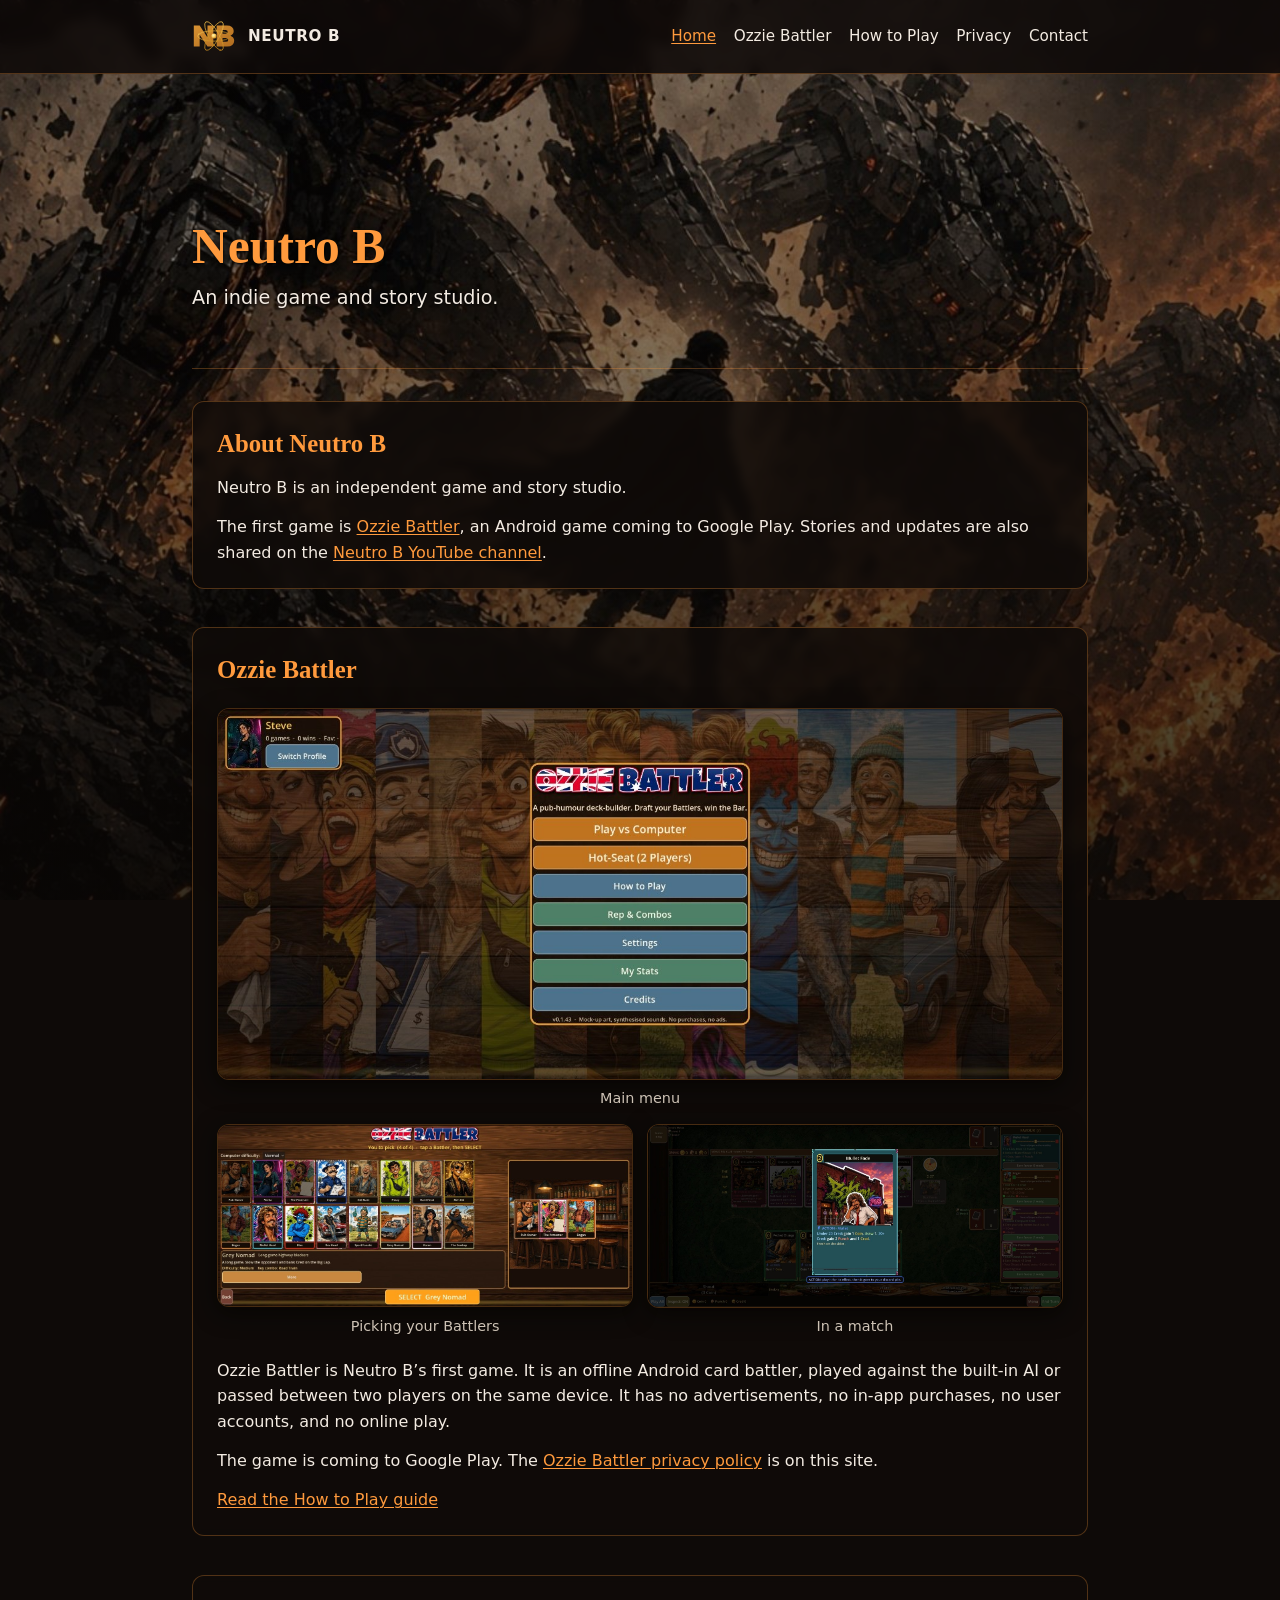
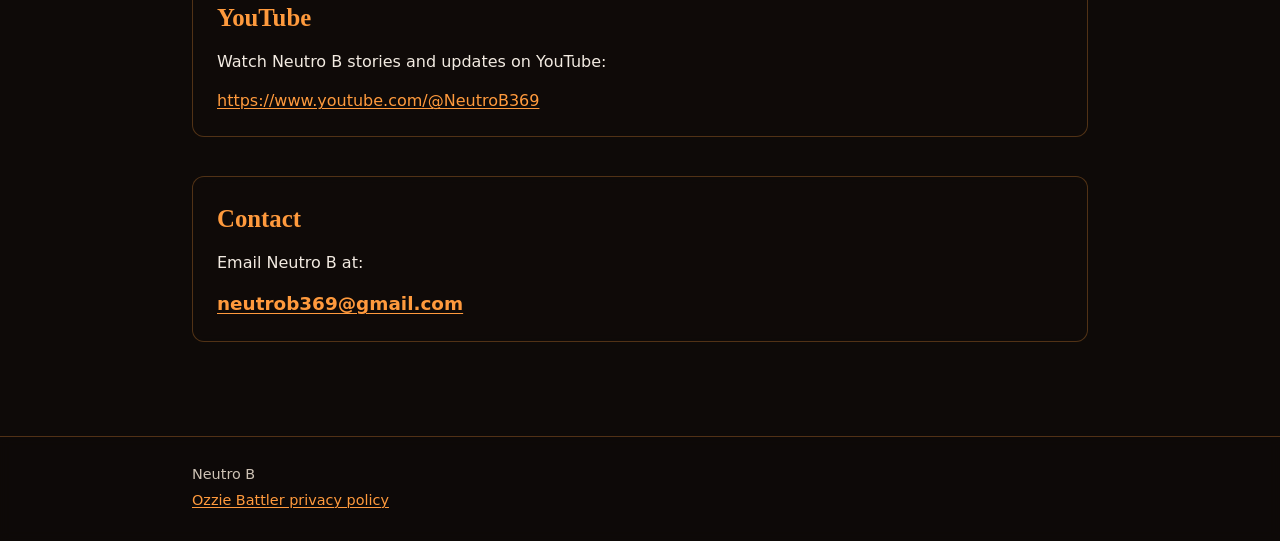
<file: index.html>
<!DOCTYPE html>
<html lang="en-AU">
<head>
  <meta charset="utf-8">
  <meta name="viewport" content="width=device-width, initial-scale=1">
  <title>Neutro B — indie game and story studio</title>
  <meta name="description" content="Neutro B is an indie game and story studio. Ozzie Battler, an Android game, is coming to Google Play.">
  <link rel="icon" type="image/svg+xml" href="images/logo.svg">
  <link rel="icon" type="image/png" sizes="192x192" href="images/logo-192.png">
  <link rel="apple-touch-icon" href="images/logo-192.png">
  <link rel="stylesheet" href="style.css">
</head>
<body>
  <header class="site-header">
    <div class="site-header__inner">
      <a class="brand" href="index.html">
        <img src="images/logo.svg" alt="Neutro B logo" class="logo" width="44" height="44">
        <span class="brand__name">Neutro B</span>
      </a>
      <nav class="nav" aria-label="Primary">
        <a href="index.html" aria-current="page">Home</a>
        <a href="#ozzie-battler">Ozzie Battler</a>
        <a href="guide.html">How to Play</a>
        <a href="privacy.html">Privacy</a>
        <a href="#contact">Contact</a>
      </nav>
    </div>
  </header>

  <main>
    <div class="wrap">
      <header class="hero">
        <h1>Neutro B</h1>
        <p class="lede">An indie game and story studio.</p>
      </header>

      <section class="prose" id="about" aria-labelledby="about-heading">
        <h2 id="about-heading">About Neutro B</h2>
        <p>Neutro B is an independent game and story studio.</p>
        <p>The first game is <a href="#ozzie-battler">Ozzie Battler</a>, an Android game coming to Google Play. Stories and updates are also shared on the <a href="https://www.youtube.com/@NeutroB369">Neutro B YouTube channel</a>.</p>
      </section>

      <section class="prose" id="ozzie-battler" aria-labelledby="ozzie-heading">
        <h2 id="ozzie-heading">Ozzie Battler</h2>
        <div class="screenshot-row" aria-label="Ozzie Battler screenshots">
          <figure class="shot shot--large">
            <a href="images/ozzie-1.jpg"><img src="images/ozzie-1.jpg" width="1370" height="601" alt="Ozzie Battler main menu" loading="lazy"></a>
            <figcaption>Main menu</figcaption>
          </figure>
          <figure class="shot">
            <a href="images/ozzie-2.jpg"><img src="images/ozzie-2.jpg" width="1238" height="543" alt="Picking your Battlers" loading="lazy"></a>
            <figcaption>Picking your Battlers</figcaption>
          </figure>
          <figure class="shot">
            <a href="images/ozzie-3.jpg"><img src="images/ozzie-3.jpg" width="1535" height="674" alt="A match in progress" loading="lazy"></a>
            <figcaption>In a match</figcaption>
          </figure>
        </div>
        <p>Ozzie Battler is Neutro B’s first game. It is an offline Android card battler, played against the built-in AI or passed between two players on the same device. It has no advertisements, no in-app purchases, no user accounts, and no online play.</p>
        <p>The game is coming to Google Play. The <a href="privacy.html">Ozzie Battler privacy policy</a> is on this site.</p>
        <p><a href="guide.html">Read the How to Play guide</a></p>
      </section>

      <section class="prose" id="youtube" aria-labelledby="youtube-heading">
        <h2 id="youtube-heading">YouTube</h2>
        <p>Watch Neutro B stories and updates on YouTube:</p>
        <p><a href="https://www.youtube.com/@NeutroB369">https://www.youtube.com/@NeutroB369</a></p>
      </section>

      <section class="prose" id="contact" aria-labelledby="contact-heading">
        <h2 id="contact-heading">Contact</h2>
        <p>Email Neutro B at:</p>
        <p class="contact-email"><a href="mailto:neutrob369@gmail.com">neutrob369@gmail.com</a></p>
      </section>
    </div>
  </main>

  <footer class="site-footer">
    <div class="site-footer__inner">
      <p>Neutro B</p>
      <p><a href="privacy.html">Ozzie Battler privacy policy</a></p>
    </div>
  </footer>
</body>
</html>
</file>
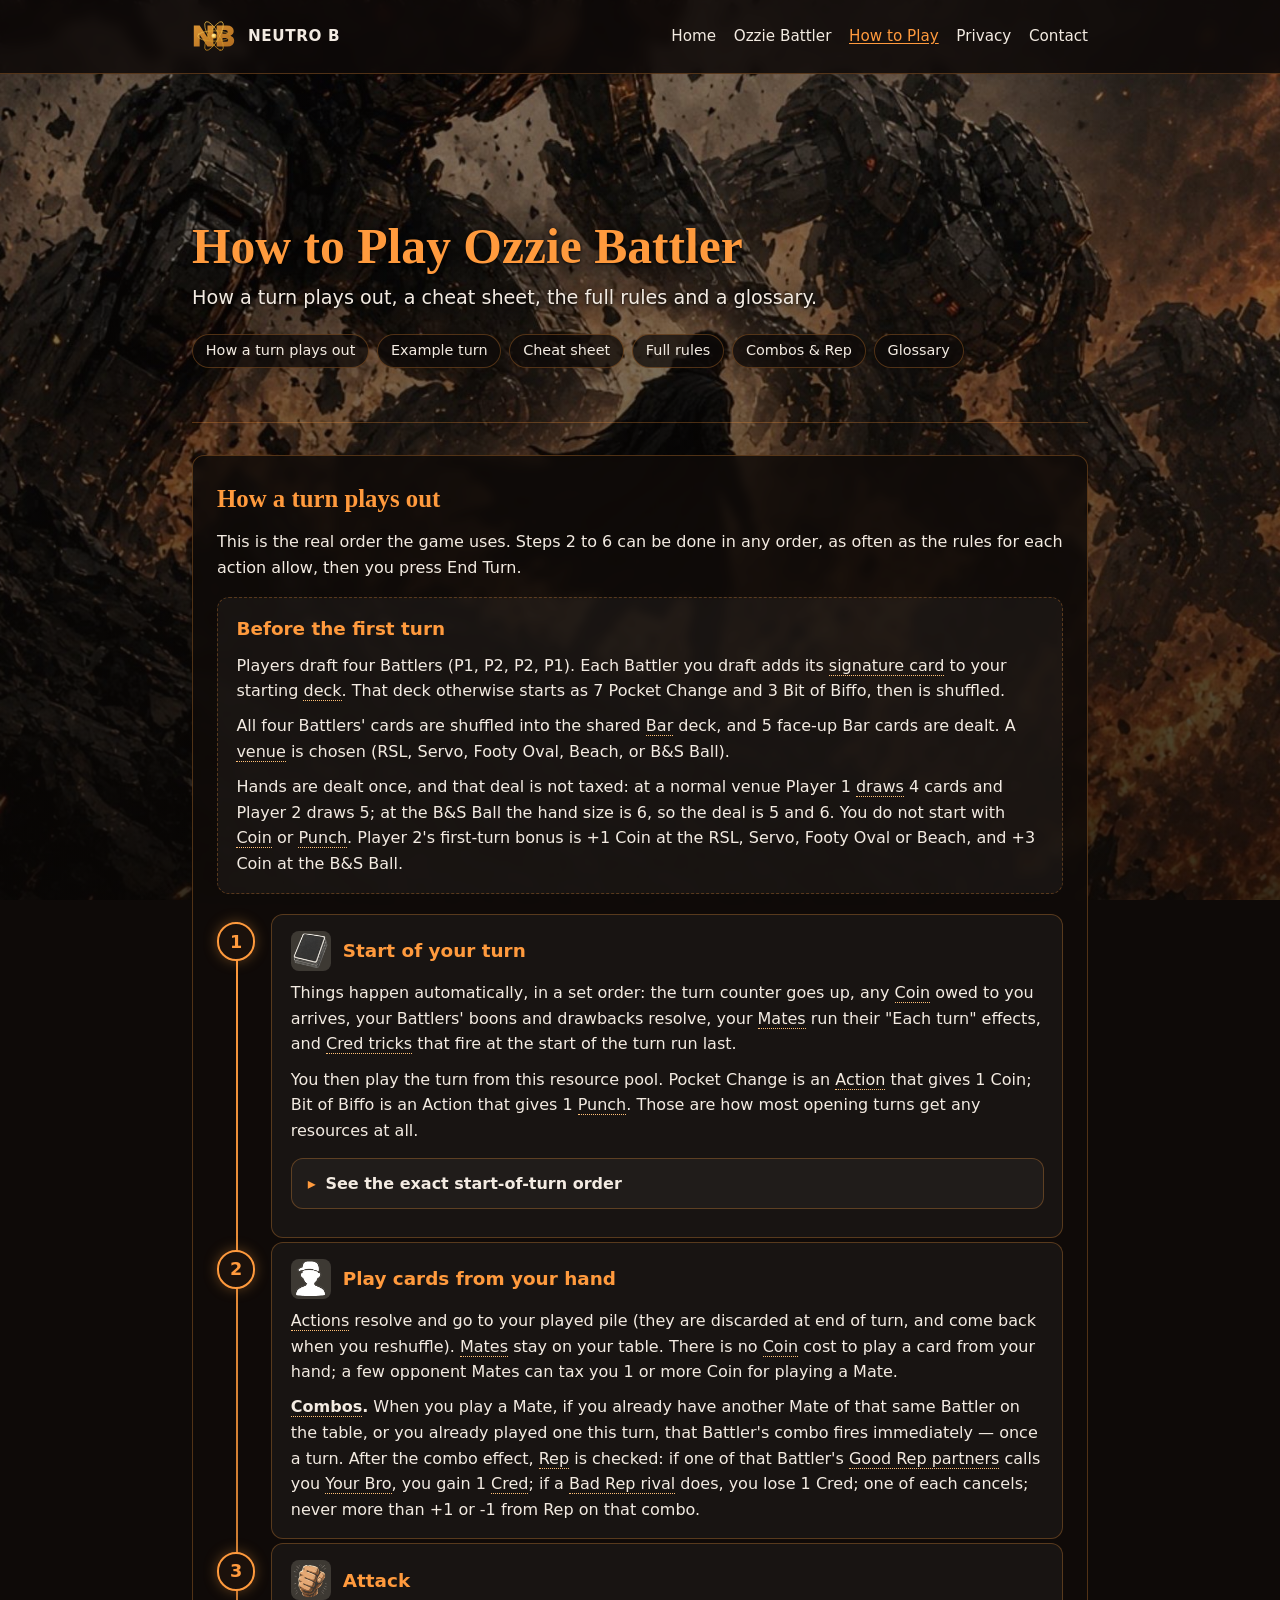
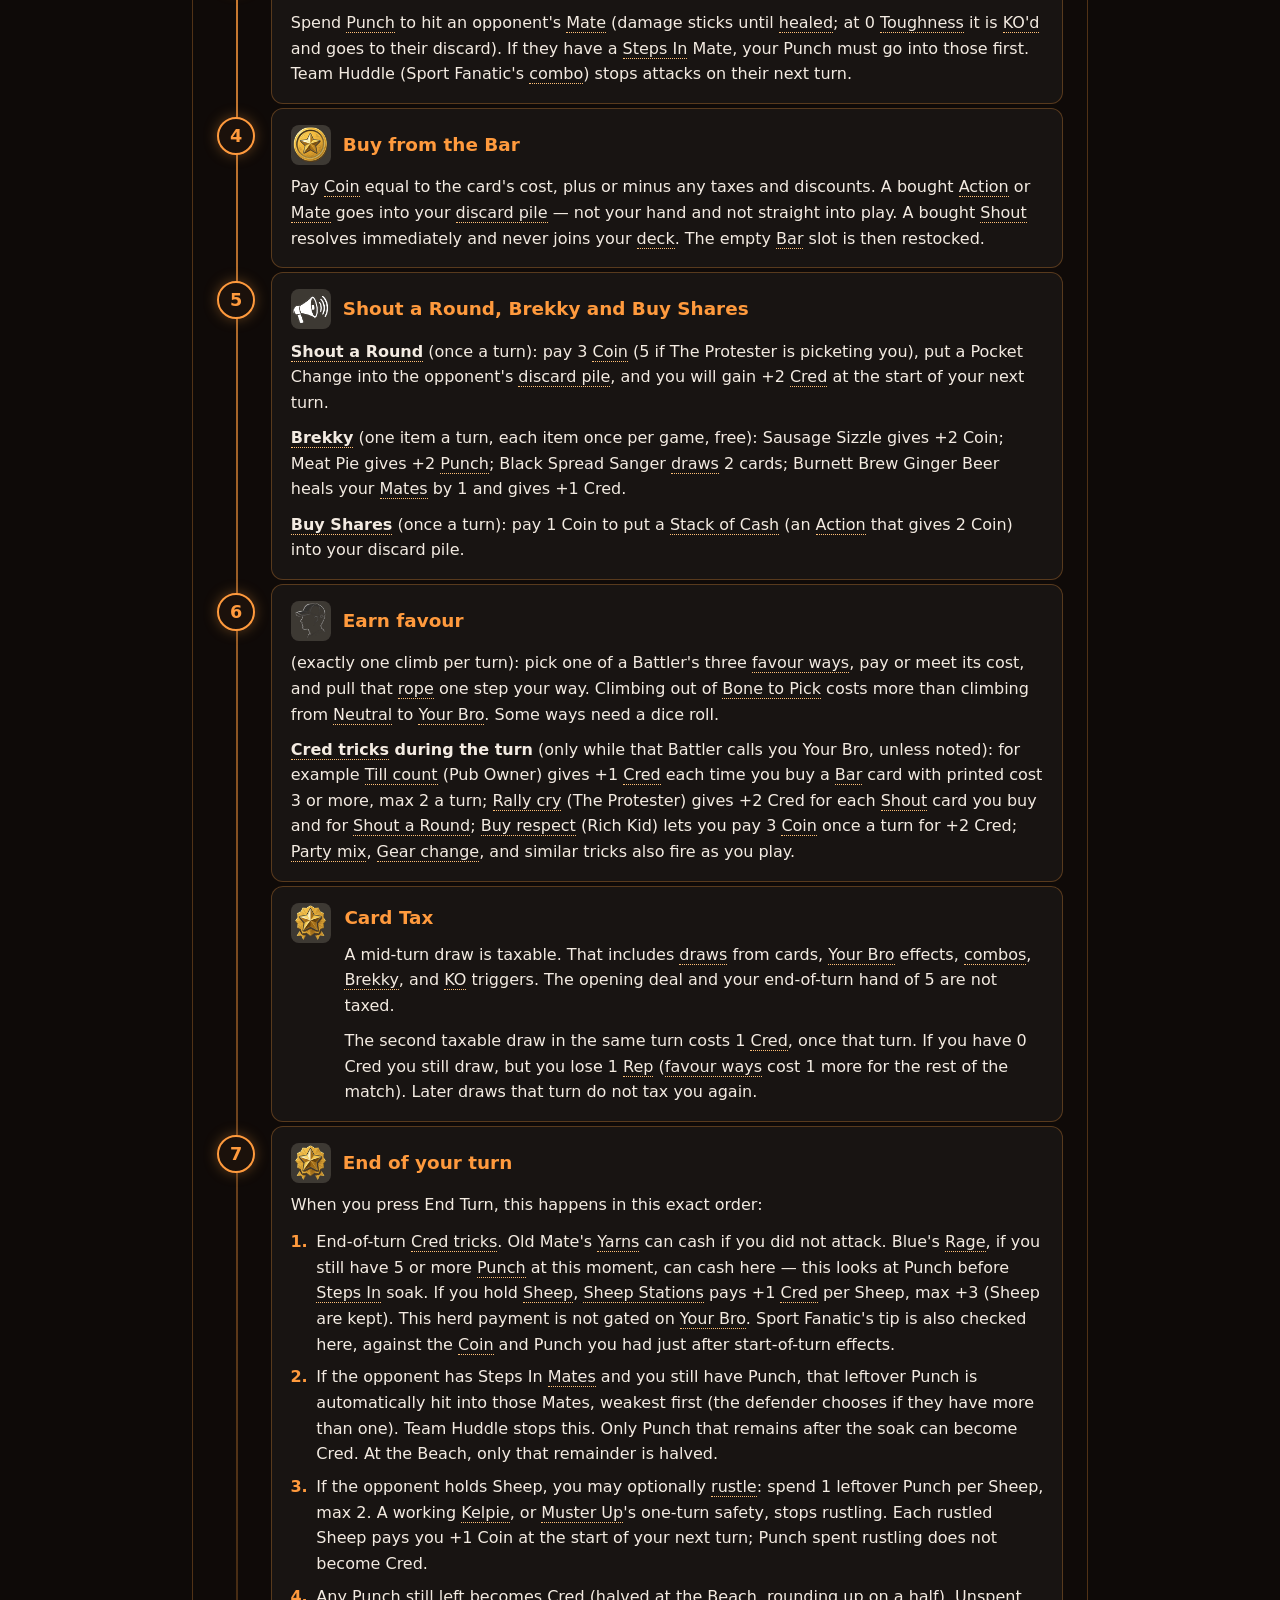
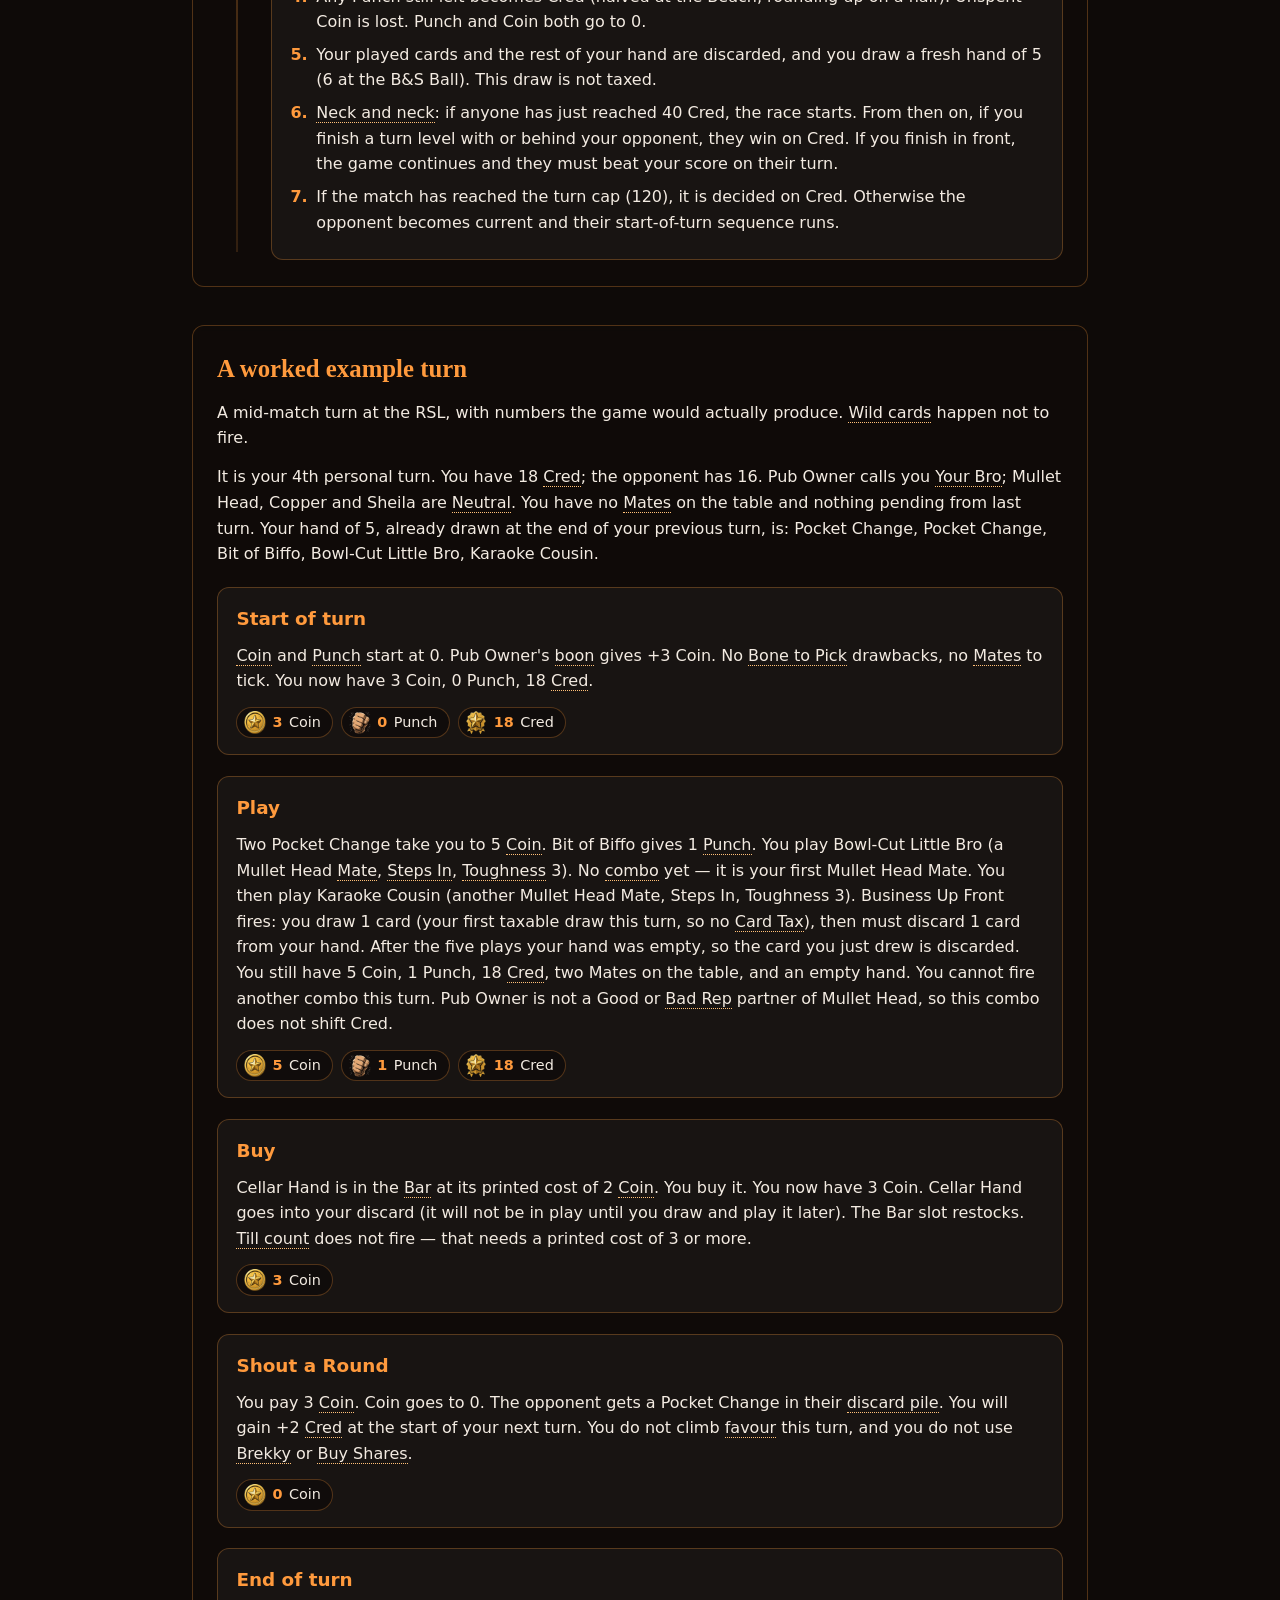
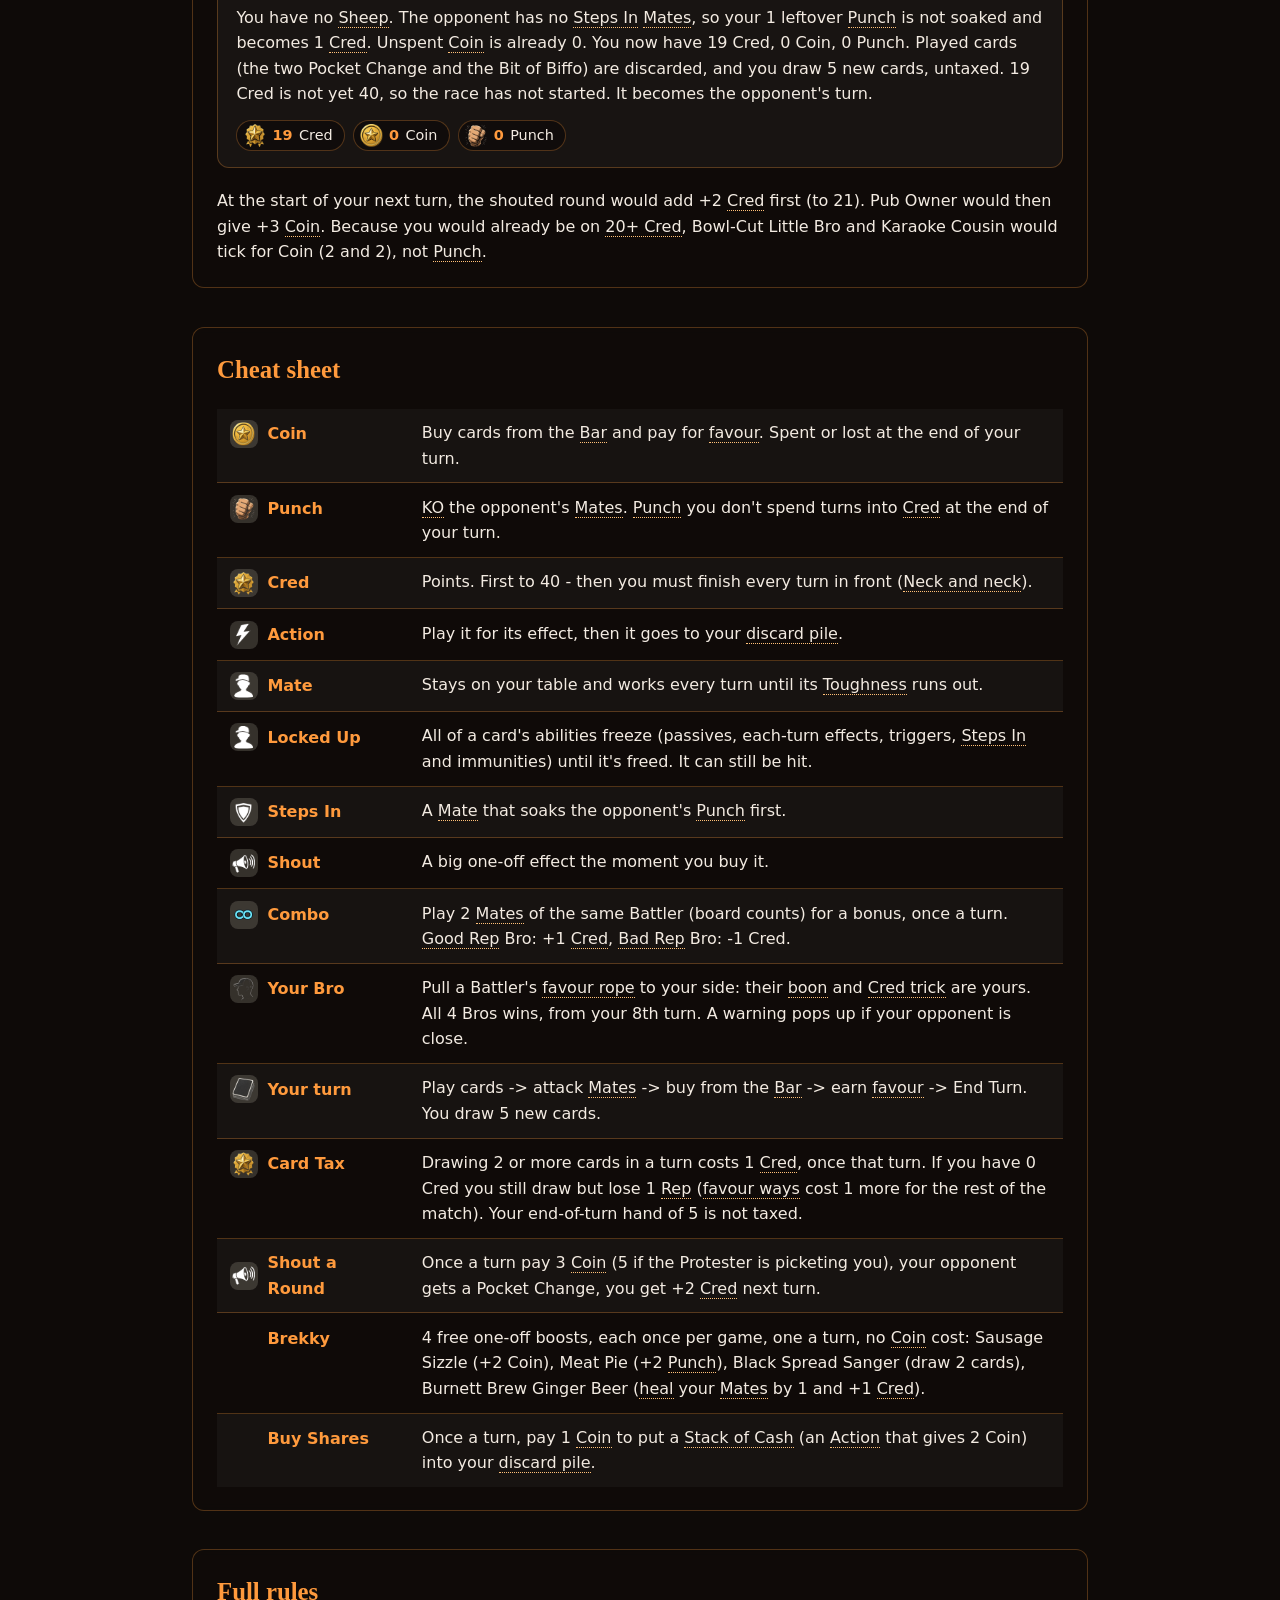
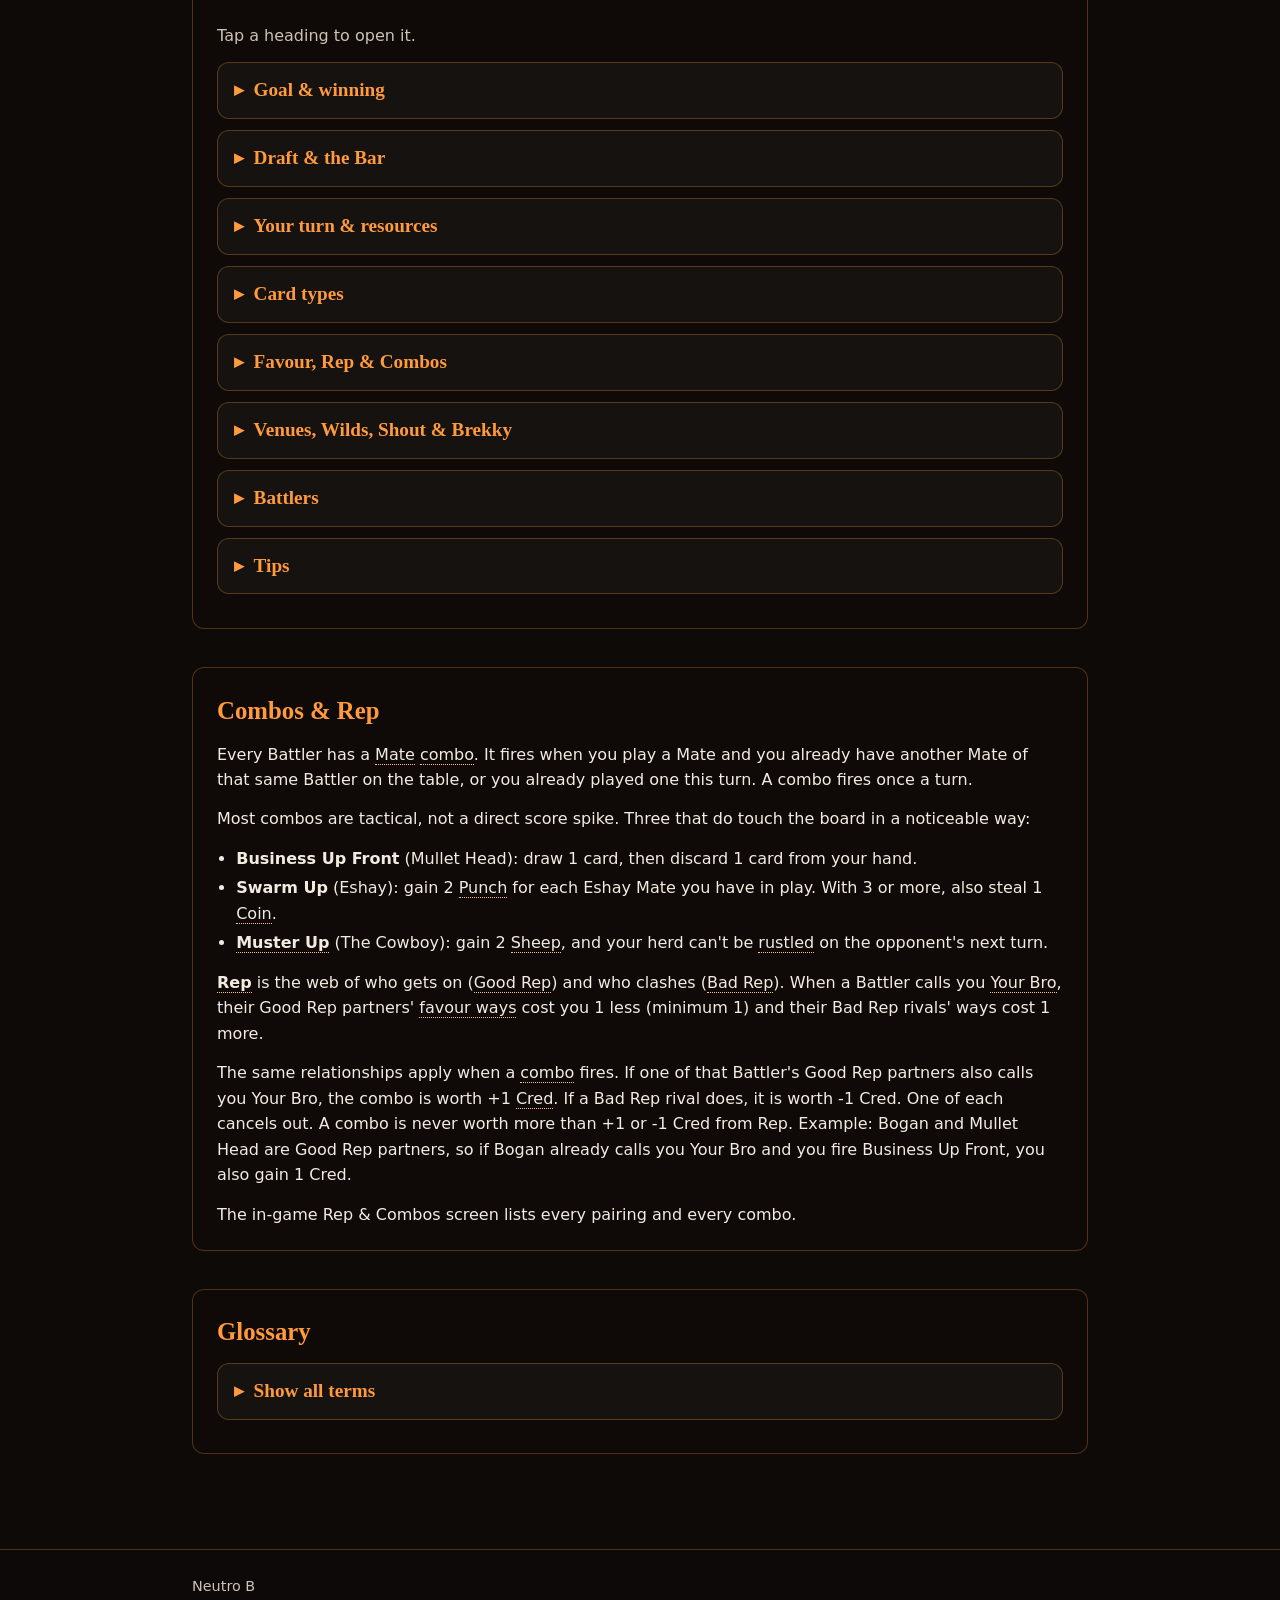
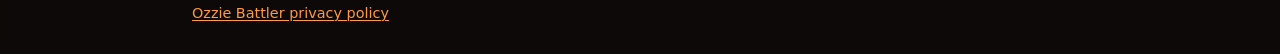
<file: guide.html>
<!DOCTYPE html>
<html lang="en-AU">
<head>
  <meta charset="utf-8">
  <meta name="viewport" content="width=device-width, initial-scale=1">
  <title>How to Play Ozzie Battler — Neutro B</title>
  <meta name="description" content="How to play Ozzie Battler: how a turn plays out, a cheat sheet, the full rules, combos and Rep, and a glossary.">
  <link rel="icon" type="image/svg+xml" href="images/logo.svg">
  <link rel="icon" type="image/png" sizes="192x192" href="images/logo-192.png">
  <link rel="apple-touch-icon" href="images/logo-192.png">
  <link rel="stylesheet" href="style.css">
</head>
<body>
  <header class="site-header">
    <div class="site-header__inner">
      <a class="brand" href="index.html">
        <img src="images/logo.svg" alt="Neutro B logo" class="logo" width="44" height="44">
        <span class="brand__name">Neutro B</span>
      </a>
      <nav class="nav" aria-label="Primary">
        <a href="index.html">Home</a>
        <a href="index.html#ozzie-battler">Ozzie Battler</a>
        <a href="guide.html" aria-current="page">How to Play</a>
        <a href="privacy.html">Privacy</a>
        <a href="index.html#contact">Contact</a>
      </nav>
    </div>
  </header>

  <main>
    <div class="wrap">
      <header class="hero">
        <h1>How to Play Ozzie Battler</h1>
        <p class="lede">How a turn plays out, a cheat sheet, the full rules and a glossary.</p>
        <nav class="jump" aria-label="On this page">
          <a href="#turn">How a turn plays out</a>
          <a href="#example">Example turn</a>
          <a href="#cheat-sheet">Cheat sheet</a>
          <a href="#rules">Full rules</a>
          <a href="#combos">Combos &amp; Rep</a>
          <a href="#glossary">Glossary</a>
        </nav>
      </header>

      <section class="prose" id="turn" aria-labelledby="turn-heading"><h2 id="turn-heading">How a turn plays out</h2><p>This is the real order the game uses. Steps 2 to 6 can be done in any order, as often as the rules for each action allow, then you press End Turn.</p><div class="step-note step-note--setup"><div><h3>Before the first turn</h3><p>Players draft four Battlers (P1, P2, P2, P1). Each Battler you draft adds its <span class="tip" tabindex="0" role="button" data-tip="Signature: Each Battler you draft adds their signature card to your starting deck.">signature card</span> to your starting <span class="tip" tabindex="0" role="button" data-tip="Deck: Your draw pile (the number on the deck icon). When it runs out, your discard pile is shuffled into a new deck.">deck</span>. That deck otherwise starts as 7 Pocket Change and 3 Bit of Biffo, then is shuffled.</p><p>All four Battlers' cards are shuffled into the shared <span class="tip" tabindex="0" role="button" data-tip="The Bar: The shared row of 5 face-up cards you buy with Coin. Bought cards go to your discard pile (Shouts work at once). Empty slots refill from the Bar deck.">Bar</span> deck, and 5 face-up Bar cards are dealt. A <span class="tip" tabindex="0" role="button" data-tip="Venue: Where the match is played (RSL, Servo, Footy Oval, Beach, B&amp;S Ball). Each venue adds one rule twist for the whole game - tap the venue badge.">venue</span> is chosen (RSL, Servo, Footy Oval, Beach, or B&amp;S Ball).</p><p>Hands are dealt once, and that deal is not taxed: at a normal venue Player 1 <span class="tip" tabindex="0" role="button" data-tip="Draw: Take the top card of your deck into your hand. Drawing 2 or more cards in a turn costs Card Tax.">draws</span> 4 cards and Player 2 draws 5; at the B&amp;S Ball the hand size is 6, so the deal is 5 and 6. You do not start with <span class="tip" tabindex="0" role="button" data-tip="Coin: Your spending money this turn. Spend it in the Bar, on favour ways, Shout a Round (3 Coin, or 5 if the Protester is picketing you) or Buy Shares (1 Coin). Unspent Coin is lost at the end of your turn. Brekky is free.">Coin</span> or <span class="tip" tabindex="0" role="button" data-tip="Punch: Attack power. Spend it to hit the opponent&#x27;s Mates (tap one); damage sticks until healed. Unspent Punch becomes Cred at the end of your turn - but the opponent&#x27;s Steps In Mates soak it first. At the Beach it&#x27;s halved.">Punch</span>. Player 2's first-turn bonus is +1 Coin at the RSL, Servo, Footy Oval or Beach, and +3 Coin at the B&amp;S Ball.</p></div></div><ol class="timeline"><li class="timeline__step"><span class="timeline__num" aria-hidden="true">1</span><div class="step-card"><div class="step-card__head"><img class="icon" src="images/guide/deck.png" alt="" width="40" height="40"><h3>Start of your turn</h3></div><p>Things happen automatically, in a set order: the turn counter goes up, any <span class="tip" tabindex="0" role="button" data-tip="Coin: Your spending money this turn. Spend it in the Bar, on favour ways, Shout a Round (3 Coin, or 5 if the Protester is picketing you) or Buy Shares (1 Coin). Unspent Coin is lost at the end of your turn. Brekky is free.">Coin</span> owed to you arrives, your Battlers' boons and drawbacks resolve, your <span class="tip" tabindex="0" role="button" data-tip="Mate: Card type. Stays on your table and does its &#x27;Each turn&#x27; effect at the start of every turn. Has Toughness; the opponent KOs it with Punch.">Mates</span> run their "Each turn" effects, and <span class="tip" tabindex="0" role="button" data-tip="Cred trick: A Battler&#x27;s extra way to earn Cred, on while they call you Your Bro (the gold $ line on their tile).">Cred tricks</span> that fire at the start of the turn run last.</p><p>You then play the turn from this resource pool. Pocket Change is an <span class="tip" tabindex="0" role="button" data-tip="Action: Card type. Play it from your hand for its effect, then it goes to your discard pile and comes back when your deck reshuffles.">Action</span> that gives 1 Coin; Bit of Biffo is an Action that gives 1 <span class="tip" tabindex="0" role="button" data-tip="Punch: Attack power. Spend it to hit the opponent&#x27;s Mates (tap one); damage sticks until healed. Unspent Punch becomes Cred at the end of your turn - but the opponent&#x27;s Steps In Mates soak it first. At the Beach it&#x27;s halved.">Punch</span>. Those are how most opening turns get any resources at all.</p><details class="inner"><summary>See the exact start-of-turn order</summary><ol class="ordered "><li>The turn counter goes up. If this is Player 1's turn, it is at least the third turn of the match, and <span class="tip" tabindex="0" role="button" data-tip="Wild card: A random event that hits both players at the start of some rounds (about 1 in 4 once the game is going). Switch them off in Settings.">Wild cards</span> are on in Settings, there is a 25% chance a wild hits both players (Drop Bear Attack, Magpie Swooping Season, Power Cut, Schoolies Invasion, or The Boss Rings).</li><li>Your personal turn count goes up. <span class="tip" tabindex="0" role="button" data-tip="Card Tax: Drawing 2 or more cards in a turn (from cards, Your Bro effects, combos or KO triggers — not your end-of-turn hand of 5) costs 1 Cred, once that turn. If you have 0 Cred you still draw but lose 1 Rep: your favour ways cost 1 more for the rest of the match.">Card Tax</span> for this turn is reset (<span class="tip" tabindex="0" role="button" data-tip="Draw: Take the top card of your deck into your hand. Drawing 2 or more cards in a turn costs Card Tax.">draws</span> this turn start at 0).</li><li>If this is at least your 8th personal turn and all four Battlers already call you <span class="tip" tabindex="0" role="button" data-tip="Your Bro: Favour rope on your side: you get that Battler&#x27;s boon and Cred trick every turn. All 4 Battlers at Your Bro wins, from your 8th turn. A warning pops up if your opponent is close.">Your Bro</span>, you win by <span class="tip" tabindex="0" role="button" data-tip="Favour: The tug-of-war rope you share with each Battler: Bone to Pick, Neutral or Your Bro. Earn favour to pull it one step your way (once a turn).">favour</span> here and the turn stops.</li><li>Pending Coin from last turn is granted (including Player 2's first-turn bonus, and Coin from <span class="tip" tabindex="0" role="button" data-tip="rustling: After the opponent&#x27;s leftover Punch has gone into your Steps In Mates, they may spend 1 Punch per Sheep (max 2 a turn) to rustle your Sheep. Each rustled Sheep gives them +1 Coin at the start of their next turn, and no Cred. A working Kelpie, or Muster Up&#x27;s one-turn safety, stops rustling.">rustled</span> <span class="tip" tabindex="0" role="button" data-tip="Sheep: The Cowboy&#x27;s herd tokens (hold up to 6). At the end of your turn you gain +1 Cred per Sheep (max +3). Sheep are kept. Anyone who plays Cowboy cards can hold Sheep. The drafter gains +1 Sheep at the start of their turn while they have fewer than 3, unless he has a Bone to Pick with them.">Sheep</span>). Pending Punch reductions are applied. Per-turn flags are cleared (buys, <span class="tip" tabindex="0" role="button" data-tip="Shout a Round: Dock button, once a turn: pay 3 Coin (5 if the Protester is picketing you), your opponent gets a Pocket Change in their discard pile, and you get +2 Cred at the start of your next turn. Not a Shout card.">Shout a Round</span>, <span class="tip" tabindex="0" role="button" data-tip="Brekky: 4 free one-off brekky boosts each game (Sausage Sizzle, Meat Pie, Black Spread Sanger, Burnett Brew Ginger Beer). Each works once a game, one a turn. They cost nothing.">Brekky</span>, <span class="tip" tabindex="0" role="button" data-tip="Buy Shares: Dock button, once a turn: pay 1 Coin and a Stack of Cash goes into your discard pile. When you draw and play it later: +2 Coin.">Buy Shares</span>, <span class="tip" tabindex="0" role="button" data-tip="Combo: Once a turn: play a Mate while another Mate of the same Battler is on your table (or played this turn) and that Battler&#x27;s combo fires. Rep counts too: a Good Rep partner as Your Bro +1 Cred, a Bad Rep rival -1 (max ±1).">combo</span>, and so on).</li><li>If The Cowboy has a <span class="tip" tabindex="0" role="button" data-tip="Bone to Pick: Favour rope on the opponent&#x27;s side: that Battler&#x27;s drawback hits you every turn (and they&#x27;re the opponent&#x27;s Bro).">Bone to Pick</span> with you, a <span class="tip" tabindex="0" role="button" data-tip="A stray wanders off: The Cowboy&#x27;s Bone to Pick: at the start of your turn you lose 1 Sheep (a working Kelpie stops it). If you have no Sheep, you lose 1 Coin instead.">stray wanders off</span>: you lose 1 Sheep, or 1 Coin if you have none. A working <span class="tip" tabindex="0" role="button" data-tip="Kelpie: A Cowboy Steps In Mate (cost 2, Toughness 3, two copies). While it&#x27;s working, your Sheep can&#x27;t be rustled or wander off. A Locked Up Kelpie loses that protection until it&#x27;s freed.">Kelpie</span> stops this.</li><li>If you drafted The Cowboy, he does not have a Bone to Pick with you, and you hold fewer than 3 Sheep, you gain 1 Sheep.</li><li>If you shouted a round last turn, the +2 <span class="tip" tabindex="0" role="button" data-tip="Cred: The score. Reach 40 Cred, then finish every turn in front of your opponent to win (Neck and neck).">Cred</span> is added now.</li><li>If Old Mate's Long <span class="tip" tabindex="0" role="button" data-tip="Yarns: Old Mate&#x27;s Cred trick: each turn you don&#x27;t attack, +1 Yarn. 2 Yarns cash in for +5 Cred.">Yarn</span> hit you last turn, one random card is discarded from your hand.</li><li><span class="tip" tabindex="0" role="button" data-tip="The Bar: The shared row of 5 face-up cards you buy with Coin. Bought cards go to your discard pile (Shouts work at once). Empty slots refill from the Bar deck.">Bar</span> locks that were placed against someone else expire when their owner starts a turn again.</li><li>Your Bro boons and Bone to Pick drawbacks resolve, in Battler order. Examples: Pub Owner Your Bro is +3 Coin; Eshay Your Bro is +2 Punch; Mullet Head Your Bro is +2 Coin before your personal turn 5, then +2 Punch.</li><li>If you drafted Grey Nomad, <span class="tip" tabindex="0" role="button" data-tip="Long Way Round: Grey Nomad&#x27;s Cred trick: each turn gain Cred = your turn number ÷ 3 (rounded down), plus +1 Cred each time you Slow the opponent.">Long Way Round</span> may grant Cred here. This is not gated on Your Bro.</li><li>Each of your Mates that is not <span class="tip" tabindex="0" role="button" data-tip="Locked Up: Mate lock (jail): ALL of the card&#x27;s abilities are frozen while Locked Up - passives, each-turn effects, triggers, Steps In and immunities - for the number of turns shown. It stays on the table and can still be hit. Not the same as a Bar lock.">Locked Up</span> runs its "Each turn" effect. Locked Up Mates tick down a turn and do nothing.</li><li>A pending Dusty Track <span class="tip" tabindex="0" role="button" data-tip="drawback: What a Battler does to you every turn while you have a Bone to Pick with them (the red - line on their tile).">penalty</span>, if any, then cuts your Punch (min 0).</li><li>Cred tricks that fire at the start of the turn run last. The main one is Copper's <span class="tip" tabindex="0" role="button" data-tip="Move along: Copper&#x27;s Cred trick: at the start of your turn, if the opponent has 3+ Mates out, take 2 of their Cred.">Move along</span>: if Copper calls you Your Bro and the opponent has 3 or more Mates out, you take 2 of their Cred.</li></ol></details></div></li><li class="timeline__step"><span class="timeline__num" aria-hidden="true">2</span><div class="step-card"><div class="step-card__head"><img class="icon" src="images/guide/type_mate.png" alt="" width="40" height="40"><h3>Play cards from your hand</h3></div><p><span class="tip" tabindex="0" role="button" data-tip="Action: Card type. Play it from your hand for its effect, then it goes to your discard pile and comes back when your deck reshuffles.">Actions</span> resolve and go to your played pile (they are discarded at end of turn, and come back when you reshuffle). <span class="tip" tabindex="0" role="button" data-tip="Mate: Card type. Stays on your table and does its &#x27;Each turn&#x27; effect at the start of every turn. Has Toughness; the opponent KOs it with Punch.">Mates</span> stay on your table. There is no <span class="tip" tabindex="0" role="button" data-tip="Coin: Your spending money this turn. Spend it in the Bar, on favour ways, Shout a Round (3 Coin, or 5 if the Protester is picketing you) or Buy Shares (1 Coin). Unspent Coin is lost at the end of your turn. Brekky is free.">Coin</span> cost to play a card from your hand; a few opponent Mates can tax you 1 or more Coin for playing a Mate.</p><p><strong><span class="tip" tabindex="0" role="button" data-tip="Combo: Once a turn: play a Mate while another Mate of the same Battler is on your table (or played this turn) and that Battler&#x27;s combo fires. Rep counts too: a Good Rep partner as Your Bro +1 Cred, a Bad Rep rival -1 (max ±1).">Combos</span>.</strong> When you play a Mate, if you already have another Mate of that same Battler on the table, or you already played one this turn, that Battler's combo fires immediately — once a turn. After the combo effect, <span class="tip" tabindex="0" role="button" data-tip="Rep: Who gets on with whom. Good Rep and Bad Rep change favour way costs and give ±1 Cred when a combo fires (one Good and one Bad Bro cancel out). Neutral pairs do nothing.">Rep</span> is checked: if one of that Battler's <span class="tip" tabindex="0" role="button" data-tip="Good Rep: Battlers who get on. While one is Your Bro: the other&#x27;s favour ways cost you 1 less (min 1), and when the other&#x27;s combo fires you get +1 Cred.">Good Rep partners</span> calls you <span class="tip" tabindex="0" role="button" data-tip="Your Bro: Favour rope on your side: you get that Battler&#x27;s boon and Cred trick every turn. All 4 Battlers at Your Bro wins, from your 8th turn. A warning pops up if your opponent is close.">Your Bro</span>, you gain 1 <span class="tip" tabindex="0" role="button" data-tip="Cred: The score. Reach 40 Cred, then finish every turn in front of your opponent to win (Neck and neck).">Cred</span>; if a <span class="tip" tabindex="0" role="button" data-tip="Bad Rep: Battlers who clash. While one is Your Bro: the other&#x27;s favour ways cost you 1 more, and when the other&#x27;s combo fires you lose 1 Cred.">Bad Rep rival</span> does, you lose 1 Cred; one of each cancels; never more than +1 or -1 from Rep on that combo.</p></div></li><li class="timeline__step"><span class="timeline__num" aria-hidden="true">3</span><div class="step-card"><div class="step-card__head"><img class="icon" src="images/guide/punch.png" alt="" width="40" height="40"><h3>Attack</h3></div><p>Spend <span class="tip" tabindex="0" role="button" data-tip="Punch: Attack power. Spend it to hit the opponent&#x27;s Mates (tap one); damage sticks until healed. Unspent Punch becomes Cred at the end of your turn - but the opponent&#x27;s Steps In Mates soak it first. At the Beach it&#x27;s halved.">Punch</span> to hit an opponent's <span class="tip" tabindex="0" role="button" data-tip="Mate: Card type. Stays on your table and does its &#x27;Each turn&#x27; effect at the start of every turn. Has Toughness; the opponent KOs it with Punch.">Mate</span> (damage sticks until <span class="tip" tabindex="0" role="button" data-tip="Heal: Remove damage from a Mate, back toward its full Toughness (never above it).">healed</span>; at 0 <span class="tip" tabindex="0" role="button" data-tip="Toughness: A Mate&#x27;s hit points. When its damage reaches its Toughness it&#x27;s KO&#x27;d.">Toughness</span> it is <span class="tip" tabindex="0" role="button" data-tip="KO: Knocked out: a Mate whose damage reaches its Toughness leaves the table and goes to its owner&#x27;s discard pile. It can come back when they draw it again.">KO'd</span> and goes to their discard). If they have a <span class="tip" tabindex="0" role="button" data-tip="Steps In: Mate keyword. While it&#x27;s on the table, the opponent&#x27;s Punch must hit your Steps In Mates first, and their unspent Punch is fired into them at the end of their turn (weakest first). Only what&#x27;s left becomes their Cred.">Steps In</span> Mate, your Punch must go into those first. Team Huddle (Sport Fanatic's <span class="tip" tabindex="0" role="button" data-tip="Combo: Once a turn: play a Mate while another Mate of the same Battler is on your table (or played this turn) and that Battler&#x27;s combo fires. Rep counts too: a Good Rep partner as Your Bro +1 Cred, a Bad Rep rival -1 (max ±1).">combo</span>) stops attacks on their next turn.</p></div></li><li class="timeline__step"><span class="timeline__num" aria-hidden="true">4</span><div class="step-card"><div class="step-card__head"><img class="icon" src="images/guide/coin.png" alt="" width="40" height="40"><h3>Buy from the Bar</h3></div><p>Pay <span class="tip" tabindex="0" role="button" data-tip="Coin: Your spending money this turn. Spend it in the Bar, on favour ways, Shout a Round (3 Coin, or 5 if the Protester is picketing you) or Buy Shares (1 Coin). Unspent Coin is lost at the end of your turn. Brekky is free.">Coin</span> equal to the card's cost, plus or minus any taxes and discounts. A bought <span class="tip" tabindex="0" role="button" data-tip="Action: Card type. Play it from your hand for its effect, then it goes to your discard pile and comes back when your deck reshuffles.">Action</span> or <span class="tip" tabindex="0" role="button" data-tip="Mate: Card type. Stays on your table and does its &#x27;Each turn&#x27; effect at the start of every turn. Has Toughness; the opponent KOs it with Punch.">Mate</span> goes into your <span class="tip" tabindex="0" role="button" data-tip="Discard: Your used-cards pile (the number on the discard icon). Played cards and your leftover hand go here at the end of the turn; it becomes your deck again when the deck runs out. To discard = move a card from your hand to this pile.">discard pile</span> — not your hand and not straight into play. A bought <span class="tip" tabindex="0" role="button" data-tip="Shout: Card type. Works the moment you buy it from the Bar, then it&#x27;s gone - it never joins your deck. (Not the same as Shout a Round.)">Shout</span> resolves immediately and never joins your <span class="tip" tabindex="0" role="button" data-tip="Deck: Your draw pile (the number on the deck icon). When it runs out, your discard pile is shuffled into a new deck.">deck</span>. The empty <span class="tip" tabindex="0" role="button" data-tip="The Bar: The shared row of 5 face-up cards you buy with Coin. Bought cards go to your discard pile (Shouts work at once). Empty slots refill from the Bar deck.">Bar</span> slot is then restocked.</p></div></li><li class="timeline__step"><span class="timeline__num" aria-hidden="true">5</span><div class="step-card"><div class="step-card__head"><img class="icon" src="images/guide/type_shout.png" alt="" width="40" height="40"><h3>Shout a Round, Brekky and Buy Shares</h3></div><p><strong><span class="tip" tabindex="0" role="button" data-tip="Shout a Round: Dock button, once a turn: pay 3 Coin (5 if the Protester is picketing you), your opponent gets a Pocket Change in their discard pile, and you get +2 Cred at the start of your next turn. Not a Shout card.">Shout a Round</span></strong> (once a turn): pay 3 <span class="tip" tabindex="0" role="button" data-tip="Coin: Your spending money this turn. Spend it in the Bar, on favour ways, Shout a Round (3 Coin, or 5 if the Protester is picketing you) or Buy Shares (1 Coin). Unspent Coin is lost at the end of your turn. Brekky is free.">Coin</span> (5 if The Protester is picketing you), put a Pocket Change into the opponent's <span class="tip" tabindex="0" role="button" data-tip="Discard: Your used-cards pile (the number on the discard icon). Played cards and your leftover hand go here at the end of the turn; it becomes your deck again when the deck runs out. To discard = move a card from your hand to this pile.">discard pile</span>, and you will gain +2 <span class="tip" tabindex="0" role="button" data-tip="Cred: The score. Reach 40 Cred, then finish every turn in front of your opponent to win (Neck and neck).">Cred</span> at the start of your next turn.</p><p><strong><span class="tip" tabindex="0" role="button" data-tip="Brekky: 4 free one-off brekky boosts each game (Sausage Sizzle, Meat Pie, Black Spread Sanger, Burnett Brew Ginger Beer). Each works once a game, one a turn. They cost nothing.">Brekky</span></strong> (one item a turn, each item once per game, free): Sausage Sizzle gives +2 Coin; Meat Pie gives +2 <span class="tip" tabindex="0" role="button" data-tip="Punch: Attack power. Spend it to hit the opponent&#x27;s Mates (tap one); damage sticks until healed. Unspent Punch becomes Cred at the end of your turn - but the opponent&#x27;s Steps In Mates soak it first. At the Beach it&#x27;s halved.">Punch</span>; Black Spread Sanger <span class="tip" tabindex="0" role="button" data-tip="Draw: Take the top card of your deck into your hand. Drawing 2 or more cards in a turn costs Card Tax.">draws</span> 2 cards; Burnett Brew Ginger Beer heals your <span class="tip" tabindex="0" role="button" data-tip="Mate: Card type. Stays on your table and does its &#x27;Each turn&#x27; effect at the start of every turn. Has Toughness; the opponent KOs it with Punch.">Mates</span> by 1 and gives +1 Cred.</p><p><strong><span class="tip" tabindex="0" role="button" data-tip="Buy Shares: Dock button, once a turn: pay 1 Coin and a Stack of Cash goes into your discard pile. When you draw and play it later: +2 Coin.">Buy Shares</span></strong> (once a turn): pay 1 Coin to put a <span class="tip" tabindex="0" role="button" data-tip="Stack of Cash: The card Buy Shares puts in your discard pile. Action: gain 2 Coin.">Stack of Cash</span> (an <span class="tip" tabindex="0" role="button" data-tip="Action: Card type. Play it from your hand for its effect, then it goes to your discard pile and comes back when your deck reshuffles.">Action</span> that gives 2 Coin) into your discard pile.</p></div></li><li class="timeline__step"><span class="timeline__num" aria-hidden="true">6</span><div class="step-card"><div class="step-card__head"><img class="icon" src="images/guide/bro.png" alt="" width="40" height="40"><h3>Earn favour</h3></div><p>(exactly one climb per turn): pick one of a Battler's three <span class="tip" tabindex="0" role="button" data-tip="favour ways: Each Battler&#x27;s 3 ways to earn favour (pay Coin, Punch, Cred, cards or Mates, or show something this turn). One climb a turn. Climbing out of a Bone to Pick costs more.">favour ways</span>, pay or meet its cost, and pull that <span class="tip" tabindex="0" role="button" data-tip="favour rope: One rope per Battler between the two players. It sits on one side (that player&#x27;s Your Bro, the other&#x27;s Bone to Pick) or in the middle (Neutral). Every rope starts in the middle.">rope</span> one step your way. Climbing out of <span class="tip" tabindex="0" role="button" data-tip="Bone to Pick: Favour rope on the opponent&#x27;s side: that Battler&#x27;s drawback hits you every turn (and they&#x27;re the opponent&#x27;s Bro).">Bone to Pick</span> costs more than climbing from <span class="tip" tabindex="0" role="button" data-tip="Neutral: Favour rope in the middle: no boon, no drawback. Every rope starts here.">Neutral</span> to <span class="tip" tabindex="0" role="button" data-tip="Your Bro: Favour rope on your side: you get that Battler&#x27;s boon and Cred trick every turn. All 4 Battlers at Your Bro wins, from your 8th turn. A warning pops up if your opponent is close.">Your Bro</span>. Some ways need a dice roll.</p><p><strong><span class="tip" tabindex="0" role="button" data-tip="Cred trick: A Battler&#x27;s extra way to earn Cred, on while they call you Your Bro (the gold $ line on their tile).">Cred tricks</span> during the turn</strong> (only while that Battler calls you Your Bro, unless noted): for example <span class="tip" tabindex="0" role="button" data-tip="Till count: Pub Owner&#x27;s Cred trick: each Bar card you buy that costs 3+ gives +1 Cred (max 2 a turn).">Till count</span> (Pub Owner) gives +1 <span class="tip" tabindex="0" role="button" data-tip="Cred: The score. Reach 40 Cred, then finish every turn in front of your opponent to win (Neck and neck).">Cred</span> each time you buy a <span class="tip" tabindex="0" role="button" data-tip="The Bar: The shared row of 5 face-up cards you buy with Coin. Bought cards go to your discard pile (Shouts work at once). Empty slots refill from the Bar deck.">Bar</span> card with printed cost 3 or more, max 2 a turn; <span class="tip" tabindex="0" role="button" data-tip="Rally cry: The Protester&#x27;s Cred trick: each Shout card you buy and each Shout a Round = +2 Cred.">Rally cry</span> (The Protester) gives +2 Cred for each <span class="tip" tabindex="0" role="button" data-tip="Shout: Card type. Works the moment you buy it from the Bar, then it&#x27;s gone - it never joins your deck. (Not the same as Shout a Round.)">Shout</span> card you buy and for <span class="tip" tabindex="0" role="button" data-tip="Shout a Round: Dock button, once a turn: pay 3 Coin (5 if the Protester is picketing you), your opponent gets a Pocket Change in their discard pile, and you get +2 Cred at the start of your next turn. Not a Shout card.">Shout a Round</span>; <span class="tip" tabindex="0" role="button" data-tip="Buy respect: Rich Kid&#x27;s Cred trick: once a turn pay 3 Coin for +2 Cred.">Buy respect</span> (Rich Kid) lets you pay 3 <span class="tip" tabindex="0" role="button" data-tip="Coin: Your spending money this turn. Spend it in the Bar, on favour ways, Shout a Round (3 Coin, or 5 if the Protester is picketing you) or Buy Shares (1 Coin). Unspent Coin is lost at the end of your turn. Brekky is free.">Coin</span> once a turn for +2 Cred; <span class="tip" tabindex="0" role="button" data-tip="Party mix: Mullet Head&#x27;s Cred trick: play an Action, a Mate and a Shout in one turn for +5 Cred.">Party mix</span>, <span class="tip" tabindex="0" role="button" data-tip="Gear change: Rev Head&#x27;s Cred trick: play cards in rising cost order. 2 in a row = +1 Cred, +1 more for each extra gear.">Gear change</span>, and similar tricks also fire as you play.</p></div></li><li class="timeline__aside"><div class="step-note"><img class="icon" src="images/guide/cred.png" alt="" width="40" height="40"><div><h3>Card Tax</h3><p>A mid-turn draw is taxable. That includes <span class="tip" tabindex="0" role="button" data-tip="Draw: Take the top card of your deck into your hand. Drawing 2 or more cards in a turn costs Card Tax.">draws</span> from cards, <span class="tip" tabindex="0" role="button" data-tip="Your Bro: Favour rope on your side: you get that Battler&#x27;s boon and Cred trick every turn. All 4 Battlers at Your Bro wins, from your 8th turn. A warning pops up if your opponent is close.">Your Bro</span> effects, <span class="tip" tabindex="0" role="button" data-tip="Combo: Once a turn: play a Mate while another Mate of the same Battler is on your table (or played this turn) and that Battler&#x27;s combo fires. Rep counts too: a Good Rep partner as Your Bro +1 Cred, a Bad Rep rival -1 (max ±1).">combos</span>, <span class="tip" tabindex="0" role="button" data-tip="Brekky: 4 free one-off brekky boosts each game (Sausage Sizzle, Meat Pie, Black Spread Sanger, Burnett Brew Ginger Beer). Each works once a game, one a turn. They cost nothing.">Brekky</span>, and <span class="tip" tabindex="0" role="button" data-tip="KO: Knocked out: a Mate whose damage reaches its Toughness leaves the table and goes to its owner&#x27;s discard pile. It can come back when they draw it again.">KO</span> triggers. The opening deal and your end-of-turn hand of 5 are not taxed.</p><p>The second taxable draw in the same turn costs 1 <span class="tip" tabindex="0" role="button" data-tip="Cred: The score. Reach 40 Cred, then finish every turn in front of your opponent to win (Neck and neck).">Cred</span>, once that turn. If you have 0 Cred you still draw, but you lose 1 <span class="tip" tabindex="0" role="button" data-tip="Rep: Who gets on with whom. Good Rep and Bad Rep change favour way costs and give ±1 Cred when a combo fires (one Good and one Bad Bro cancel out). Neutral pairs do nothing.">Rep</span> (<span class="tip" tabindex="0" role="button" data-tip="favour ways: Each Battler&#x27;s 3 ways to earn favour (pay Coin, Punch, Cred, cards or Mates, or show something this turn). One climb a turn. Climbing out of a Bone to Pick costs more.">favour ways</span> cost 1 more for the rest of the match). Later draws that turn do not tax you again.</p></div></div></li><li class="timeline__step"><span class="timeline__num" aria-hidden="true">7</span><div class="step-card"><div class="step-card__head"><img class="icon" src="images/guide/cred.png" alt="" width="40" height="40"><h3>End of your turn</h3></div><p>When you press End Turn, this happens in this exact order:</p><ol class="ordered "><li>End-of-turn <span class="tip" tabindex="0" role="button" data-tip="Cred trick: A Battler&#x27;s extra way to earn Cred, on while they call you Your Bro (the gold $ line on their tile).">Cred tricks</span>. Old Mate's <span class="tip" tabindex="0" role="button" data-tip="Yarns: Old Mate&#x27;s Cred trick: each turn you don&#x27;t attack, +1 Yarn. 2 Yarns cash in for +5 Cred.">Yarns</span> can cash if you did not attack. Blue's <span class="tip" tabindex="0" role="button" data-tip="Rage: Blue&#x27;s Cred trick: each time you lose Cred, +1 Rage (max 5). End a turn with 5+ Punch for a big turn: +1 Cred per Rage, then Rage resets.">Rage</span>, if you still have 5 or more <span class="tip" tabindex="0" role="button" data-tip="Punch: Attack power. Spend it to hit the opponent&#x27;s Mates (tap one); damage sticks until healed. Unspent Punch becomes Cred at the end of your turn - but the opponent&#x27;s Steps In Mates soak it first. At the Beach it&#x27;s halved.">Punch</span> at this moment, can cash here — this looks at Punch before <span class="tip" tabindex="0" role="button" data-tip="Steps In: Mate keyword. While it&#x27;s on the table, the opponent&#x27;s Punch must hit your Steps In Mates first, and their unspent Punch is fired into them at the end of their turn (weakest first). Only what&#x27;s left becomes their Cred.">Steps In</span> soak. If you hold <span class="tip" tabindex="0" role="button" data-tip="Sheep: The Cowboy&#x27;s herd tokens (hold up to 6). At the end of your turn you gain +1 Cred per Sheep (max +3). Sheep are kept. Anyone who plays Cowboy cards can hold Sheep. The drafter gains +1 Sheep at the start of their turn while they have fewer than 3, unless he has a Bone to Pick with them.">Sheep</span>, <span class="tip" tabindex="0" role="button" data-tip="Sheep Stations: The Cowboy&#x27;s Cred trick: at the end of your turn, +1 Cred per Sheep you have (max +3). Sheep are kept. Fires whenever you hold Sheep.">Sheep Stations</span> pays +1 <span class="tip" tabindex="0" role="button" data-tip="Cred: The score. Reach 40 Cred, then finish every turn in front of your opponent to win (Neck and neck).">Cred</span> per Sheep, max +3 (Sheep are kept). This herd payment is not gated on <span class="tip" tabindex="0" role="button" data-tip="Your Bro: Favour rope on your side: you get that Battler&#x27;s boon and Cred trick every turn. All 4 Battlers at Your Bro wins, from your 8th turn. A warning pops up if your opponent is close.">Your Bro</span>. Sport Fanatic's tip is also checked here, against the <span class="tip" tabindex="0" role="button" data-tip="Coin: Your spending money this turn. Spend it in the Bar, on favour ways, Shout a Round (3 Coin, or 5 if the Protester is picketing you) or Buy Shares (1 Coin). Unspent Coin is lost at the end of your turn. Brekky is free.">Coin</span> and Punch you had just after start-of-turn effects.</li><li>If the opponent has Steps In <span class="tip" tabindex="0" role="button" data-tip="Mate: Card type. Stays on your table and does its &#x27;Each turn&#x27; effect at the start of every turn. Has Toughness; the opponent KOs it with Punch.">Mates</span> and you still have Punch, that leftover Punch is automatically hit into those Mates, weakest first (the defender chooses if they have more than one). Team Huddle stops this. Only Punch that remains after the soak can become Cred. At the Beach, only that remainder is halved.</li><li>If the opponent holds Sheep, you may optionally <span class="tip" tabindex="0" role="button" data-tip="rustling: After the opponent&#x27;s leftover Punch has gone into your Steps In Mates, they may spend 1 Punch per Sheep (max 2 a turn) to rustle your Sheep. Each rustled Sheep gives them +1 Coin at the start of their next turn, and no Cred. A working Kelpie, or Muster Up&#x27;s one-turn safety, stops rustling.">rustle</span>: spend 1 leftover Punch per Sheep, max 2. A working <span class="tip" tabindex="0" role="button" data-tip="Kelpie: A Cowboy Steps In Mate (cost 2, Toughness 3, two copies). While it&#x27;s working, your Sheep can&#x27;t be rustled or wander off. A Locked Up Kelpie loses that protection until it&#x27;s freed.">Kelpie</span>, or <span class="tip" tabindex="0" role="button" data-tip="Muster Up: The Cowboy&#x27;s Mate combo: Sheep +2, and your Sheep can&#x27;t be rustled on the opponent&#x27;s next turn.">Muster Up</span>'s one-turn safety, stops rustling. Each rustled Sheep pays you +1 Coin at the start of your next turn; Punch spent rustling does not become Cred.</li><li>Any Punch still left becomes Cred (halved at the Beach, rounding up on a half). Unspent Coin is lost. Punch and Coin both go to 0.</li><li>Your played cards and the rest of your hand are discarded, and you draw a fresh hand of 5 (6 at the B&amp;S Ball). This draw is not taxed.</li><li><span class="tip" tabindex="0" role="button" data-tip="Neck and neck: Once anyone reaches 40 Cred the game keeps going: from then on you must finish every turn with MORE Cred than your opponent, or it&#x27;s over and they win. The banner shows the number to beat.">Neck and neck</span>: if anyone has just reached 40 Cred, the race starts. From then on, if you finish a turn level with or behind your opponent, they win on Cred. If you finish in front, the game continues and they must beat your score on their turn.</li><li>If the match has reached the turn cap (120), it is decided on Cred. Otherwise the opponent becomes current and their start-of-turn sequence runs.</li></ol></div></li></ol></section>

      <section class="prose" id="example" aria-labelledby="example-heading"><h2 id="example-heading">A worked example turn</h2><p>A mid-match turn at the RSL, with numbers the game would actually produce. <span class="tip" tabindex="0" role="button" data-tip="Wild card: A random event that hits both players at the start of some rounds (about 1 in 4 once the game is going). Switch them off in Settings.">Wild cards</span> happen not to fire.</p><p>It is your 4th personal turn. You have 18 <span class="tip" tabindex="0" role="button" data-tip="Cred: The score. Reach 40 Cred, then finish every turn in front of your opponent to win (Neck and neck).">Cred</span>; the opponent has 16. Pub Owner calls you <span class="tip" tabindex="0" role="button" data-tip="Your Bro: Favour rope on your side: you get that Battler&#x27;s boon and Cred trick every turn. All 4 Battlers at Your Bro wins, from your 8th turn. A warning pops up if your opponent is close.">Your Bro</span>; Mullet Head, Copper and Sheila are <span class="tip" tabindex="0" role="button" data-tip="Neutral: Favour rope in the middle: no boon, no drawback. Every rope starts here.">Neutral</span>. You have no <span class="tip" tabindex="0" role="button" data-tip="Mate: Card type. Stays on your table and does its &#x27;Each turn&#x27; effect at the start of every turn. Has Toughness; the opponent KOs it with Punch.">Mates</span> on the table and nothing pending from last turn. Your hand of 5, already drawn at the end of your previous turn, is: Pocket Change, Pocket Change, Bit of Biffo, Bowl-Cut Little Bro, Karaoke Cousin.</p><ol class="example"><li class="example__step"><div class="step-card"><h3>Start of turn</h3><p><span class="tip" tabindex="0" role="button" data-tip="Coin: Your spending money this turn. Spend it in the Bar, on favour ways, Shout a Round (3 Coin, or 5 if the Protester is picketing you) or Buy Shares (1 Coin). Unspent Coin is lost at the end of your turn. Brekky is free.">Coin</span> and <span class="tip" tabindex="0" role="button" data-tip="Punch: Attack power. Spend it to hit the opponent&#x27;s Mates (tap one); damage sticks until healed. Unspent Punch becomes Cred at the end of your turn - but the opponent&#x27;s Steps In Mates soak it first. At the Beach it&#x27;s halved.">Punch</span> start at 0. Pub Owner's <span class="tip" tabindex="0" role="button" data-tip="boon: What a Battler does for you every turn while they&#x27;re Your Bro (the green + line on their tile).">boon</span> gives +3 Coin. No <span class="tip" tabindex="0" role="button" data-tip="Bone to Pick: Favour rope on the opponent&#x27;s side: that Battler&#x27;s drawback hits you every turn (and they&#x27;re the opponent&#x27;s Bro).">Bone to Pick</span> drawbacks, no <span class="tip" tabindex="0" role="button" data-tip="Mate: Card type. Stays on your table and does its &#x27;Each turn&#x27; effect at the start of every turn. Has Toughness; the opponent KOs it with Punch.">Mates</span> to tick. You now have 3 Coin, 0 Punch, 18 <span class="tip" tabindex="0" role="button" data-tip="Cred: The score. Reach 40 Cred, then finish every turn in front of your opponent to win (Neck and neck).">Cred</span>.</p><p class="chips" aria-label="Totals"><span class="chip"><img class="chip__icon" src="images/guide/coin.png" alt="" width="40" height="40"><strong>3</strong> Coin</span><span class="chip"><img class="chip__icon" src="images/guide/punch.png" alt="" width="40" height="40"><strong>0</strong> Punch</span><span class="chip"><img class="chip__icon" src="images/guide/cred.png" alt="" width="40" height="40"><strong>18</strong> Cred</span></p></div></li><li class="example__step"><div class="step-card"><h3>Play</h3><p>Two Pocket Change take you to 5 <span class="tip" tabindex="0" role="button" data-tip="Coin: Your spending money this turn. Spend it in the Bar, on favour ways, Shout a Round (3 Coin, or 5 if the Protester is picketing you) or Buy Shares (1 Coin). Unspent Coin is lost at the end of your turn. Brekky is free.">Coin</span>. Bit of Biffo gives 1 <span class="tip" tabindex="0" role="button" data-tip="Punch: Attack power. Spend it to hit the opponent&#x27;s Mates (tap one); damage sticks until healed. Unspent Punch becomes Cred at the end of your turn - but the opponent&#x27;s Steps In Mates soak it first. At the Beach it&#x27;s halved.">Punch</span>. You play Bowl-Cut Little Bro (a Mullet Head <span class="tip" tabindex="0" role="button" data-tip="Mate: Card type. Stays on your table and does its &#x27;Each turn&#x27; effect at the start of every turn. Has Toughness; the opponent KOs it with Punch.">Mate</span>, <span class="tip" tabindex="0" role="button" data-tip="Steps In: Mate keyword. While it&#x27;s on the table, the opponent&#x27;s Punch must hit your Steps In Mates first, and their unspent Punch is fired into them at the end of their turn (weakest first). Only what&#x27;s left becomes their Cred.">Steps In</span>, <span class="tip" tabindex="0" role="button" data-tip="Toughness: A Mate&#x27;s hit points. When its damage reaches its Toughness it&#x27;s KO&#x27;d.">Toughness</span> 3). No <span class="tip" tabindex="0" role="button" data-tip="Combo: Once a turn: play a Mate while another Mate of the same Battler is on your table (or played this turn) and that Battler&#x27;s combo fires. Rep counts too: a Good Rep partner as Your Bro +1 Cred, a Bad Rep rival -1 (max ±1).">combo</span> yet — it is your first Mullet Head Mate. You then play Karaoke Cousin (another Mullet Head Mate, Steps In, Toughness 3). Business Up Front fires: you draw 1 card (your first taxable draw this turn, so no <span class="tip" tabindex="0" role="button" data-tip="Card Tax: Drawing 2 or more cards in a turn (from cards, Your Bro effects, combos or KO triggers — not your end-of-turn hand of 5) costs 1 Cred, once that turn. If you have 0 Cred you still draw but lose 1 Rep: your favour ways cost 1 more for the rest of the match.">Card Tax</span>), then must discard 1 card from your hand. After the five plays your hand was empty, so the card you just drew is discarded. You still have 5 Coin, 1 Punch, 18 <span class="tip" tabindex="0" role="button" data-tip="Cred: The score. Reach 40 Cred, then finish every turn in front of your opponent to win (Neck and neck).">Cred</span>, two Mates on the table, and an empty hand. You cannot fire another combo this turn. Pub Owner is not a Good or <span class="tip" tabindex="0" role="button" data-tip="Bad Rep: Battlers who clash. While one is Your Bro: the other&#x27;s favour ways cost you 1 more, and when the other&#x27;s combo fires you lose 1 Cred.">Bad Rep</span> partner of Mullet Head, so this combo does not shift Cred.</p><p class="chips" aria-label="Totals"><span class="chip"><img class="chip__icon" src="images/guide/coin.png" alt="" width="40" height="40"><strong>5</strong> Coin</span><span class="chip"><img class="chip__icon" src="images/guide/punch.png" alt="" width="40" height="40"><strong>1</strong> Punch</span><span class="chip"><img class="chip__icon" src="images/guide/cred.png" alt="" width="40" height="40"><strong>18</strong> Cred</span></p></div></li><li class="example__step"><div class="step-card"><h3>Buy</h3><p>Cellar Hand is in the <span class="tip" tabindex="0" role="button" data-tip="The Bar: The shared row of 5 face-up cards you buy with Coin. Bought cards go to your discard pile (Shouts work at once). Empty slots refill from the Bar deck.">Bar</span> at its printed cost of 2 <span class="tip" tabindex="0" role="button" data-tip="Coin: Your spending money this turn. Spend it in the Bar, on favour ways, Shout a Round (3 Coin, or 5 if the Protester is picketing you) or Buy Shares (1 Coin). Unspent Coin is lost at the end of your turn. Brekky is free.">Coin</span>. You buy it. You now have 3 Coin. Cellar Hand goes into your discard (it will not be in play until you draw and play it later). The Bar slot restocks. <span class="tip" tabindex="0" role="button" data-tip="Till count: Pub Owner&#x27;s Cred trick: each Bar card you buy that costs 3+ gives +1 Cred (max 2 a turn).">Till count</span> does not fire — that needs a printed cost of 3 or more.</p><p class="chips" aria-label="Totals"><span class="chip"><img class="chip__icon" src="images/guide/coin.png" alt="" width="40" height="40"><strong>3</strong> Coin</span></p></div></li><li class="example__step"><div class="step-card"><h3>Shout a Round</h3><p>You pay 3 <span class="tip" tabindex="0" role="button" data-tip="Coin: Your spending money this turn. Spend it in the Bar, on favour ways, Shout a Round (3 Coin, or 5 if the Protester is picketing you) or Buy Shares (1 Coin). Unspent Coin is lost at the end of your turn. Brekky is free.">Coin</span>. Coin goes to 0. The opponent gets a Pocket Change in their <span class="tip" tabindex="0" role="button" data-tip="Discard: Your used-cards pile (the number on the discard icon). Played cards and your leftover hand go here at the end of the turn; it becomes your deck again when the deck runs out. To discard = move a card from your hand to this pile.">discard pile</span>. You will gain +2 <span class="tip" tabindex="0" role="button" data-tip="Cred: The score. Reach 40 Cred, then finish every turn in front of your opponent to win (Neck and neck).">Cred</span> at the start of your next turn. You do not climb <span class="tip" tabindex="0" role="button" data-tip="Favour: The tug-of-war rope you share with each Battler: Bone to Pick, Neutral or Your Bro. Earn favour to pull it one step your way (once a turn).">favour</span> this turn, and you do not use <span class="tip" tabindex="0" role="button" data-tip="Brekky: 4 free one-off brekky boosts each game (Sausage Sizzle, Meat Pie, Black Spread Sanger, Burnett Brew Ginger Beer). Each works once a game, one a turn. They cost nothing.">Brekky</span> or <span class="tip" tabindex="0" role="button" data-tip="Buy Shares: Dock button, once a turn: pay 1 Coin and a Stack of Cash goes into your discard pile. When you draw and play it later: +2 Coin.">Buy Shares</span>.</p><p class="chips" aria-label="Totals"><span class="chip"><img class="chip__icon" src="images/guide/coin.png" alt="" width="40" height="40"><strong>0</strong> Coin</span></p></div></li><li class="example__step"><div class="step-card"><h3>End of turn</h3><p>You have no <span class="tip" tabindex="0" role="button" data-tip="Sheep: The Cowboy&#x27;s herd tokens (hold up to 6). At the end of your turn you gain +1 Cred per Sheep (max +3). Sheep are kept. Anyone who plays Cowboy cards can hold Sheep. The drafter gains +1 Sheep at the start of their turn while they have fewer than 3, unless he has a Bone to Pick with them.">Sheep</span>. The opponent has no <span class="tip" tabindex="0" role="button" data-tip="Steps In: Mate keyword. While it&#x27;s on the table, the opponent&#x27;s Punch must hit your Steps In Mates first, and their unspent Punch is fired into them at the end of their turn (weakest first). Only what&#x27;s left becomes their Cred.">Steps In</span> <span class="tip" tabindex="0" role="button" data-tip="Mate: Card type. Stays on your table and does its &#x27;Each turn&#x27; effect at the start of every turn. Has Toughness; the opponent KOs it with Punch.">Mates</span>, so your 1 leftover <span class="tip" tabindex="0" role="button" data-tip="Punch: Attack power. Spend it to hit the opponent&#x27;s Mates (tap one); damage sticks until healed. Unspent Punch becomes Cred at the end of your turn - but the opponent&#x27;s Steps In Mates soak it first. At the Beach it&#x27;s halved.">Punch</span> is not soaked and becomes 1 <span class="tip" tabindex="0" role="button" data-tip="Cred: The score. Reach 40 Cred, then finish every turn in front of your opponent to win (Neck and neck).">Cred</span>. Unspent <span class="tip" tabindex="0" role="button" data-tip="Coin: Your spending money this turn. Spend it in the Bar, on favour ways, Shout a Round (3 Coin, or 5 if the Protester is picketing you) or Buy Shares (1 Coin). Unspent Coin is lost at the end of your turn. Brekky is free.">Coin</span> is already 0. You now have 19 Cred, 0 Coin, 0 Punch. Played cards (the two Pocket Change and the Bit of Biffo) are discarded, and you draw 5 new cards, untaxed. 19 Cred is not yet 40, so the race has not started. It becomes the opponent's turn.</p><p class="chips" aria-label="Totals"><span class="chip"><img class="chip__icon" src="images/guide/cred.png" alt="" width="40" height="40"><strong>19</strong> Cred</span><span class="chip"><img class="chip__icon" src="images/guide/coin.png" alt="" width="40" height="40"><strong>0</strong> Coin</span><span class="chip"><img class="chip__icon" src="images/guide/punch.png" alt="" width="40" height="40"><strong>0</strong> Punch</span></p></div></li></ol><p>At the start of your next turn, the shouted round would add +2 <span class="tip" tabindex="0" role="button" data-tip="Cred: The score. Reach 40 Cred, then finish every turn in front of your opponent to win (Neck and neck).">Cred</span> first (to 21). Pub Owner would then give +3 <span class="tip" tabindex="0" role="button" data-tip="Coin: Your spending money this turn. Spend it in the Bar, on favour ways, Shout a Round (3 Coin, or 5 if the Protester is picketing you) or Buy Shares (1 Coin). Unspent Coin is lost at the end of your turn. Brekky is free.">Coin</span>. Because you would already be on <span class="tip" tabindex="0" role="button" data-tip="20+ Cred: The half of a two-part card that works once your Cred is 20 or more (the other half works under 20).">20+ Cred</span>, Bowl-Cut Little Bro and Karaoke Cousin would tick for Coin (2 and 2), not <span class="tip" tabindex="0" role="button" data-tip="Punch: Attack power. Spend it to hit the opponent&#x27;s Mates (tap one); damage sticks until healed. Unspent Punch becomes Cred at the end of your turn - but the opponent&#x27;s Steps In Mates soak it first. At the Beach it&#x27;s halved.">Punch</span>.</p></section>

      <section class="prose" id="cheat-sheet" aria-labelledby="cheat-heading"><h2 id="cheat-heading">Cheat sheet</h2><div class="table-wrap"><table class="cheat"><caption class="visually-hidden">Ozzie Battler cheat sheet</caption><thead class="visually-hidden"><tr><th scope="col">Term</th><th scope="col">What it means</th></tr></thead><tbody><tr><th scope="row"><span class="cheat__label"><img class="icon icon--sm" src="images/guide/coin.png" alt="" width="40" height="40"><span>Coin</span></span></th><td>Buy cards from the <span class="tip" tabindex="0" role="button" data-tip="The Bar: The shared row of 5 face-up cards you buy with Coin. Bought cards go to your discard pile (Shouts work at once). Empty slots refill from the Bar deck.">Bar</span> and pay for <span class="tip" tabindex="0" role="button" data-tip="Favour: The tug-of-war rope you share with each Battler: Bone to Pick, Neutral or Your Bro. Earn favour to pull it one step your way (once a turn).">favour</span>. Spent or lost at the end of your turn.</td></tr><tr><th scope="row"><span class="cheat__label"><img class="icon icon--sm" src="images/guide/punch.png" alt="" width="40" height="40"><span>Punch</span></span></th><td><span class="tip" tabindex="0" role="button" data-tip="KO: Knocked out: a Mate whose damage reaches its Toughness leaves the table and goes to its owner&#x27;s discard pile. It can come back when they draw it again.">KO</span> the opponent's <span class="tip" tabindex="0" role="button" data-tip="Mate: Card type. Stays on your table and does its &#x27;Each turn&#x27; effect at the start of every turn. Has Toughness; the opponent KOs it with Punch.">Mates</span>. <span class="tip" tabindex="0" role="button" data-tip="Punch: Attack power. Spend it to hit the opponent&#x27;s Mates (tap one); damage sticks until healed. Unspent Punch becomes Cred at the end of your turn - but the opponent&#x27;s Steps In Mates soak it first. At the Beach it&#x27;s halved.">Punch</span> you don't spend turns into <span class="tip" tabindex="0" role="button" data-tip="Cred: The score. Reach 40 Cred, then finish every turn in front of your opponent to win (Neck and neck).">Cred</span> at the end of your turn.</td></tr><tr><th scope="row"><span class="cheat__label"><img class="icon icon--sm" src="images/guide/cred.png" alt="" width="40" height="40"><span>Cred</span></span></th><td>Points. First to 40 - then you must finish every turn in front (<span class="tip" tabindex="0" role="button" data-tip="Neck and neck: Once anyone reaches 40 Cred the game keeps going: from then on you must finish every turn with MORE Cred than your opponent, or it&#x27;s over and they win. The banner shows the number to beat.">Neck and neck</span>).</td></tr><tr><th scope="row"><span class="cheat__label"><img class="icon icon--sm" src="images/guide/type_action.png" alt="" width="40" height="40"><span>Action</span></span></th><td>Play it for its effect, then it goes to your <span class="tip" tabindex="0" role="button" data-tip="Discard: Your used-cards pile (the number on the discard icon). Played cards and your leftover hand go here at the end of the turn; it becomes your deck again when the deck runs out. To discard = move a card from your hand to this pile.">discard pile</span>.</td></tr><tr><th scope="row"><span class="cheat__label"><img class="icon icon--sm" src="images/guide/type_mate.png" alt="" width="40" height="40"><span>Mate</span></span></th><td>Stays on your table and works every turn until its <span class="tip" tabindex="0" role="button" data-tip="Toughness: A Mate&#x27;s hit points. When its damage reaches its Toughness it&#x27;s KO&#x27;d.">Toughness</span> runs out.</td></tr><tr><th scope="row"><span class="cheat__label"><img class="icon icon--sm" src="images/guide/type_mate.png" alt="" width="40" height="40"><span>Locked Up</span></span></th><td>All of a card's abilities freeze (passives, each-turn effects, triggers, <span class="tip" tabindex="0" role="button" data-tip="Steps In: Mate keyword. While it&#x27;s on the table, the opponent&#x27;s Punch must hit your Steps In Mates first, and their unspent Punch is fired into them at the end of their turn (weakest first). Only what&#x27;s left becomes their Cred.">Steps In</span> and immunities) until it's freed. It can still be hit.</td></tr><tr><th scope="row"><span class="cheat__label"><img class="icon icon--sm" src="images/guide/type_steps_in.png" alt="" width="40" height="40"><span>Steps In</span></span></th><td>A <span class="tip" tabindex="0" role="button" data-tip="Mate: Card type. Stays on your table and does its &#x27;Each turn&#x27; effect at the start of every turn. Has Toughness; the opponent KOs it with Punch.">Mate</span> that soaks the opponent's <span class="tip" tabindex="0" role="button" data-tip="Punch: Attack power. Spend it to hit the opponent&#x27;s Mates (tap one); damage sticks until healed. Unspent Punch becomes Cred at the end of your turn - but the opponent&#x27;s Steps In Mates soak it first. At the Beach it&#x27;s halved.">Punch</span> first.</td></tr><tr><th scope="row"><span class="cheat__label"><img class="icon icon--sm" src="images/guide/type_shout.png" alt="" width="40" height="40"><span>Shout</span></span></th><td>A big one-off effect the moment you buy it.</td></tr><tr><th scope="row"><span class="cheat__label"><img class="icon icon--sm" src="images/guide/combo.png" alt="" width="40" height="40"><span>Combo</span></span></th><td>Play 2 <span class="tip" tabindex="0" role="button" data-tip="Mate: Card type. Stays on your table and does its &#x27;Each turn&#x27; effect at the start of every turn. Has Toughness; the opponent KOs it with Punch.">Mates</span> of the same Battler (board counts) for a bonus, once a turn. <span class="tip" tabindex="0" role="button" data-tip="Good Rep: Battlers who get on. While one is Your Bro: the other&#x27;s favour ways cost you 1 less (min 1), and when the other&#x27;s combo fires you get +1 Cred.">Good Rep</span> Bro: +1 <span class="tip" tabindex="0" role="button" data-tip="Cred: The score. Reach 40 Cred, then finish every turn in front of your opponent to win (Neck and neck).">Cred</span>, <span class="tip" tabindex="0" role="button" data-tip="Bad Rep: Battlers who clash. While one is Your Bro: the other&#x27;s favour ways cost you 1 more, and when the other&#x27;s combo fires you lose 1 Cred.">Bad Rep</span> Bro: -1 Cred.</td></tr><tr><th scope="row"><span class="cheat__label"><img class="icon icon--sm" src="images/guide/bro.png" alt="" width="40" height="40"><span>Your Bro</span></span></th><td>Pull a Battler's <span class="tip" tabindex="0" role="button" data-tip="favour rope: One rope per Battler between the two players. It sits on one side (that player&#x27;s Your Bro, the other&#x27;s Bone to Pick) or in the middle (Neutral). Every rope starts in the middle.">favour rope</span> to your side: their <span class="tip" tabindex="0" role="button" data-tip="boon: What a Battler does for you every turn while they&#x27;re Your Bro (the green + line on their tile).">boon</span> and <span class="tip" tabindex="0" role="button" data-tip="Cred trick: A Battler&#x27;s extra way to earn Cred, on while they call you Your Bro (the gold $ line on their tile).">Cred trick</span> are yours. All 4 Bros wins, from your 8th turn. A warning pops up if your opponent is close.</td></tr><tr><th scope="row"><span class="cheat__label"><img class="icon icon--sm" src="images/guide/deck.png" alt="" width="40" height="40"><span>Your turn</span></span></th><td>Play cards -&gt; attack <span class="tip" tabindex="0" role="button" data-tip="Mate: Card type. Stays on your table and does its &#x27;Each turn&#x27; effect at the start of every turn. Has Toughness; the opponent KOs it with Punch.">Mates</span> -&gt; buy from the <span class="tip" tabindex="0" role="button" data-tip="The Bar: The shared row of 5 face-up cards you buy with Coin. Bought cards go to your discard pile (Shouts work at once). Empty slots refill from the Bar deck.">Bar</span> -&gt; earn <span class="tip" tabindex="0" role="button" data-tip="Favour: The tug-of-war rope you share with each Battler: Bone to Pick, Neutral or Your Bro. Earn favour to pull it one step your way (once a turn).">favour</span> -&gt; End Turn. You draw 5 new cards.</td></tr><tr><th scope="row"><span class="cheat__label"><img class="icon icon--sm" src="images/guide/cred.png" alt="" width="40" height="40"><span>Card Tax</span></span></th><td>Drawing 2 or more cards in a turn costs 1 <span class="tip" tabindex="0" role="button" data-tip="Cred: The score. Reach 40 Cred, then finish every turn in front of your opponent to win (Neck and neck).">Cred</span>, once that turn. If you have 0 Cred you still draw but lose 1 <span class="tip" tabindex="0" role="button" data-tip="Rep: Who gets on with whom. Good Rep and Bad Rep change favour way costs and give ±1 Cred when a combo fires (one Good and one Bad Bro cancel out). Neutral pairs do nothing.">Rep</span> (<span class="tip" tabindex="0" role="button" data-tip="favour ways: Each Battler&#x27;s 3 ways to earn favour (pay Coin, Punch, Cred, cards or Mates, or show something this turn). One climb a turn. Climbing out of a Bone to Pick costs more.">favour ways</span> cost 1 more for the rest of the match). Your end-of-turn hand of 5 is not taxed.</td></tr><tr><th scope="row"><span class="cheat__label"><img class="icon icon--sm" src="images/guide/type_shout.png" alt="" width="40" height="40"><span>Shout a Round</span></span></th><td>Once a turn pay 3 <span class="tip" tabindex="0" role="button" data-tip="Coin: Your spending money this turn. Spend it in the Bar, on favour ways, Shout a Round (3 Coin, or 5 if the Protester is picketing you) or Buy Shares (1 Coin). Unspent Coin is lost at the end of your turn. Brekky is free.">Coin</span> (5 if the Protester is picketing you), your opponent gets a Pocket Change, you get +2 <span class="tip" tabindex="0" role="button" data-tip="Cred: The score. Reach 40 Cred, then finish every turn in front of your opponent to win (Neck and neck).">Cred</span> next turn.</td></tr><tr><th scope="row"><span class="cheat__label"><span class="icon icon--sm icon--none" aria-hidden="true"></span><span>Brekky</span></span></th><td>4 free one-off boosts, each once per game, one a turn, no <span class="tip" tabindex="0" role="button" data-tip="Coin: Your spending money this turn. Spend it in the Bar, on favour ways, Shout a Round (3 Coin, or 5 if the Protester is picketing you) or Buy Shares (1 Coin). Unspent Coin is lost at the end of your turn. Brekky is free.">Coin</span> cost: Sausage Sizzle (+2 Coin), Meat Pie (+2 <span class="tip" tabindex="0" role="button" data-tip="Punch: Attack power. Spend it to hit the opponent&#x27;s Mates (tap one); damage sticks until healed. Unspent Punch becomes Cred at the end of your turn - but the opponent&#x27;s Steps In Mates soak it first. At the Beach it&#x27;s halved.">Punch</span>), Black Spread Sanger (draw 2 cards), Burnett Brew Ginger Beer (<span class="tip" tabindex="0" role="button" data-tip="Heal: Remove damage from a Mate, back toward its full Toughness (never above it).">heal</span> your <span class="tip" tabindex="0" role="button" data-tip="Mate: Card type. Stays on your table and does its &#x27;Each turn&#x27; effect at the start of every turn. Has Toughness; the opponent KOs it with Punch.">Mates</span> by 1 and +1 <span class="tip" tabindex="0" role="button" data-tip="Cred: The score. Reach 40 Cred, then finish every turn in front of your opponent to win (Neck and neck).">Cred</span>).</td></tr><tr><th scope="row"><span class="cheat__label"><span class="icon icon--sm icon--none" aria-hidden="true"></span><span>Buy Shares</span></span></th><td>Once a turn, pay 1 <span class="tip" tabindex="0" role="button" data-tip="Coin: Your spending money this turn. Spend it in the Bar, on favour ways, Shout a Round (3 Coin, or 5 if the Protester is picketing you) or Buy Shares (1 Coin). Unspent Coin is lost at the end of your turn. Brekky is free.">Coin</span> to put a <span class="tip" tabindex="0" role="button" data-tip="Stack of Cash: The card Buy Shares puts in your discard pile. Action: gain 2 Coin.">Stack of Cash</span> (an <span class="tip" tabindex="0" role="button" data-tip="Action: Card type. Play it from your hand for its effect, then it goes to your discard pile and comes back when your deck reshuffles.">Action</span> that gives 2 Coin) into your <span class="tip" tabindex="0" role="button" data-tip="Discard: Your used-cards pile (the number on the discard icon). Played cards and your leftover hand go here at the end of the turn; it becomes your deck again when the deck runs out. To discard = move a card from your hand to this pile.">discard pile</span>.</td></tr></tbody></table></div></section>

      <section class="prose" id="rules" aria-labelledby="rules-heading"><h2 id="rules-heading">Full rules</h2><p class="muted">Tap a heading to open it.</p><details class="rule"><summary>Goal &amp; winning</summary><div class="rule__body"><p><strong>Goal</strong>: reach <strong>40 <span class="tip" tabindex="0" role="button" data-tip="Cred: The score. Reach 40 Cred, then finish every turn in front of your opponent to win (Neck and neck).">Cred</span></strong>, OR have <strong>all 4 Battlers at "<span class="tip" tabindex="0" role="button" data-tip="Your Bro: Favour rope on your side: you get that Battler&#x27;s boon and Cred trick every turn. All 4 Battlers at Your Bro wins, from your 8th turn. A warning pops up if your opponent is close.">Your Bro</span>"</strong> with you from your 8th turn (you'll get a warning if your opponent is close).</p><p><strong><span class="tip" tabindex="0" role="button" data-tip="Neck and neck: Once anyone reaches 40 Cred the game keeps going: from then on you must finish every turn with MORE Cred than your opponent, or it&#x27;s over and they win. The banner shows the number to beat.">Neck and neck</span></strong>: once anyone reaches 40 Cred the game keeps going. From then on you must <strong>finish every turn in front</strong> (strictly more Cred than your opponent). If you finish a turn level or behind, it's over and the leader wins. Example: P1 40, P2 41, P1 44, P2 43 - P1 wins 44 to 43. A <strong>BEAT X CRED!</strong> banner shows the number to beat.</p></div></details><details class="rule"><summary>Draft &amp; the Bar</summary><div class="rule__body"><p><strong>1. Draft.</strong> Players take turns picking Battlers (P1, P2, P2, P1) - 4 in play. Each Battler you pick adds its <span class="tip" tabindex="0" role="button" data-tip="Signature: Each Battler you draft adds their signature card to your starting deck.">signature card</span> to your starting <span class="tip" tabindex="0" role="button" data-tip="Deck: Your draw pile (the number on the deck icon). When it runs out, your discard pile is shuffled into a new deck.">deck</span>. All 4 Battlers' cards are shuffled into the <span class="tip" tabindex="0" role="button" data-tip="The Bar: The shared row of 5 face-up cards you buy with Coin. Bought cards go to your discard pile (Shouts work at once). Empty slots refill from the Bar deck.">Bar</span> deck; <strong>the Bar</strong> is the shared row of 5 face-up cards you buy from.</p></div></details><details class="rule"><summary>Your turn &amp; resources</summary><div class="rule__body"><p><strong>2. Your turn.</strong> Tap cards in your hand to play them. Resources:</p><ul><li><span class="tip" tabindex="0" role="button" data-tip="Coin: Your spending money this turn. Spend it in the Bar, on favour ways, Shout a Round (3 Coin, or 5 if the Protester is picketing you) or Buy Shares (1 Coin). Unspent Coin is lost at the end of your turn. Brekky is free.">Coin</span>: buy cards from the <span class="tip" tabindex="0" role="button" data-tip="The Bar: The shared row of 5 face-up cards you buy with Coin. Bought cards go to your discard pile (Shouts work at once). Empty slots refill from the Bar deck.">Bar</span> or earn <span class="tip" tabindex="0" role="button" data-tip="Favour: The tug-of-war rope you share with each Battler: Bone to Pick, Neutral or Your Bro. Earn favour to pull it one step your way (once a turn).">favour</span>.</li><li><span class="tip" tabindex="0" role="button" data-tip="Punch: Attack power. Spend it to hit the opponent&#x27;s Mates (tap one); damage sticks until healed. Unspent Punch becomes Cred at the end of your turn - but the opponent&#x27;s Steps In Mates soak it first. At the Beach it&#x27;s halved.">Punch</span>: <span class="tip" tabindex="0" role="button" data-tip="KO: Knocked out: a Mate whose damage reaches its Toughness leaves the table and goes to its owner&#x27;s discard pile. It can come back when they draw it again.">KO</span> enemy <span class="tip" tabindex="0" role="button" data-tip="Mate: Card type. Stays on your table and does its &#x27;Each turn&#x27; effect at the start of every turn. Has Toughness; the opponent KOs it with Punch.">Mates</span> or earn favour. Punch left at the end of your turn becomes <span class="tip" tabindex="0" role="button" data-tip="Cred: The score. Reach 40 Cred, then finish every turn in front of your opponent to win (Neck and neck).">Cred</span> - but if the opponent has a <strong><span class="tip" tabindex="0" role="button" data-tip="Steps In: Mate keyword. While it&#x27;s on the table, the opponent&#x27;s Punch must hit your Steps In Mates first, and their unspent Punch is fired into them at the end of their turn (weakest first). Only what&#x27;s left becomes their Cred.">Steps In</span></strong> Mate on the table, that spare Punch hits it first and only what's left becomes Cred.</li><li>Cred: your score.</li></ul><p>Unspent Coin is lost at end of turn. Then you discard everything and draw 5.</p><p><strong><span class="tip" tabindex="0" role="button" data-tip="Card Tax: Drawing 2 or more cards in a turn (from cards, Your Bro effects, combos or KO triggers — not your end-of-turn hand of 5) costs 1 Cred, once that turn. If you have 0 Cred you still draw but lose 1 Rep: your favour ways cost 1 more for the rest of the match.">Card Tax</span></strong>: drawing 2 or more cards in a turn (from cards, <span class="tip" tabindex="0" role="button" data-tip="Your Bro: Favour rope on your side: you get that Battler&#x27;s boon and Cred trick every turn. All 4 Battlers at Your Bro wins, from your 8th turn. A warning pops up if your opponent is close.">Your Bro</span> effects, <span class="tip" tabindex="0" role="button" data-tip="Combo: Once a turn: play a Mate while another Mate of the same Battler is on your table (or played this turn) and that Battler&#x27;s combo fires. Rep counts too: a Good Rep partner as Your Bro +1 Cred, a Bad Rep rival -1 (max ±1).">combos</span> or KO triggers — not your end-of-turn hand of 5) costs 1 Cred, once that turn. If you have 0 Cred you still draw but lose 1 <span class="tip" tabindex="0" role="button" data-tip="Rep: Who gets on with whom. Good Rep and Bad Rep change favour way costs and give ±1 Cred when a combo fires (one Good and one Bad Bro cancel out). Neutral pairs do nothing.">Rep</span> (<span class="tip" tabindex="0" role="button" data-tip="favour ways: Each Battler&#x27;s 3 ways to earn favour (pay Coin, Punch, Cred, cards or Mates, or show something this turn). One climb a turn. Climbing out of a Bone to Pick costs more.">favour ways</span> cost 1 more for the rest of the match).</p><p>Player 2 gets +1 Coin on their first turn (+3 at the B&amp;S Ball) to make up for going second.</p></div></details><details class="rule"><summary>Card types</summary><div class="rule__body"><ul><li><strong><span class="tip" tabindex="0" role="button" data-tip="Action: Card type. Play it from your hand for its effect, then it goes to your discard pile and comes back when your deck reshuffles.">Action</span></strong>: play it, it goes to your <span class="tip" tabindex="0" role="button" data-tip="Discard: Your used-cards pile (the number on the discard icon). Played cards and your leftover hand go here at the end of the turn; it becomes your deck again when the deck runs out. To discard = move a card from your hand to this pile.">discard pile</span> and comes back when you reshuffle.</li><li><strong><span class="tip" tabindex="0" role="button" data-tip="Mate: Card type. Stays on your table and does its &#x27;Each turn&#x27; effect at the start of every turn. Has Toughness; the opponent KOs it with Punch.">Mate</span></strong>: stays in play and works every turn. Has <span class="tip" tabindex="0" role="button" data-tip="Toughness: A Mate&#x27;s hit points. When its damage reaches its Toughness it&#x27;s KO&#x27;d.">Toughness</span> - the opponent <span class="tip" tabindex="0" role="button" data-tip="KO: Knocked out: a Mate whose damage reaches its Toughness leaves the table and goes to its owner&#x27;s discard pile. It can come back when they draw it again.">KOs</span> it by spending that much <span class="tip" tabindex="0" role="button" data-tip="Punch: Attack power. Spend it to hit the opponent&#x27;s Mates (tap one); damage sticks until healed. Unspent Punch becomes Cred at the end of your turn - but the opponent&#x27;s Steps In Mates soak it first. At the Beach it&#x27;s halved.">Punch</span> (tap their Mate). Damage sticks until <span class="tip" tabindex="0" role="button" data-tip="Heal: Remove damage from a Mate, back toward its full Toughness (never above it).">healed</span>.</li><li><strong><span class="tip" tabindex="0" role="button" data-tip="Locked Up: Mate lock (jail): ALL of the card&#x27;s abilities are frozen while Locked Up - passives, each-turn effects, triggers, Steps In and immunities - for the number of turns shown. It stays on the table and can still be hit. Not the same as a Bar lock.">Locked Up</span></strong>: a Locked Up card has all of its abilities frozen while it is locked - passives, each-turn effects, triggers, <span class="tip" tabindex="0" role="button" data-tip="Steps In: Mate keyword. While it&#x27;s on the table, the opponent&#x27;s Punch must hit your Steps In Mates first, and their unspent Punch is fired into them at the end of their turn (weakest first). Only what&#x27;s left becomes their Cred.">Steps In</span> and immunities. It stays on the table and can still be hit.</li><li><strong>Steps In</strong> (red shield): a Mate that steps in for its crew. While the opponent has one on the table, your Punch must go into their Steps In Mates first (you can still tap them yourself). At the end of your turn any unspent Punch is auto-hit into their Steps In Mates, weakest first, until they're KO'd or the Punch runs out - only the rest becomes <span class="tip" tabindex="0" role="button" data-tip="Cred: The score. Reach 40 Cred, then finish every turn in front of your opponent to win (Neck and neck).">Cred</span> (the Beach halves just that rest). It still counts as a Mate for <span class="tip" tabindex="0" role="button" data-tip="Combo: Once a turn: play a Mate while another Mate of the same Battler is on your table (or played this turn) and that Battler&#x27;s combo fires. Rep counts too: a Good Rep partner as Your Bro +1 Cred, a Bad Rep rival -1 (max ±1).">combos</span> and rep. Team Huddle protects them too.</li><li><strong><span class="tip" tabindex="0" role="button" data-tip="Shout: Card type. Works the moment you buy it from the Bar, then it&#x27;s gone - it never joins your deck. (Not the same as Shout a Round.)">Shout</span></strong>: takes effect the moment you buy it, then it's gone (never joins your <span class="tip" tabindex="0" role="button" data-tip="Deck: Your draw pile (the number on the deck icon). When it runs out, your discard pile is shuffled into a new deck.">deck</span>).</li></ul></div></details><details class="rule"><summary>Favour, Rep &amp; Combos</summary><div class="rule__body"><p><strong>3. <span class="tip" tabindex="0" role="button" data-tip="Favour: The tug-of-war rope you share with each Battler: Bone to Pick, Neutral or Your Bro. Earn favour to pull it one step your way (once a turn).">Favour</span></strong> - a <strong>tug-of-war</strong>: each Battler has ONE <span class="tip" tabindex="0" role="button" data-tip="favour rope: One rope per Battler between the two players. It sits on one side (that player&#x27;s Your Bro, the other&#x27;s Bone to Pick) or in the middle (Neutral). Every rope starts in the middle.">favour rope</span> between the two players, so they can only call one of you <span class="tip" tabindex="0" role="button" data-tip="Your Bro: Favour rope on your side: you get that Battler&#x27;s boon and Cred trick every turn. All 4 Battlers at Your Bro wins, from your 8th turn. A warning pops up if your opponent is close.">Your Bro</span> and only have a <span class="tip" tabindex="0" role="button" data-tip="Bone to Pick: Favour rope on the opponent&#x27;s side: that Battler&#x27;s drawback hits you every turn (and they&#x27;re the opponent&#x27;s Bro).">Bone to Pick</span> with one of you:</p><ul><li><strong>Your Bro</strong> (rope on your side): you get that Battler's <span class="tip" tabindex="0" role="button" data-tip="boon: What a Battler does for you every turn while they&#x27;re Your Bro (the green + line on their tile).">boon</span> while you hold it - and your opponent is on their Bone to Pick.</li><li><strong><span class="tip" tabindex="0" role="button" data-tip="Neutral: Favour rope in the middle: no boon, no drawback. Every rope starts here.">Neutral</span></strong> (rope in the middle): nothing special. Every rope starts here.</li><li><strong>Bone to Pick</strong> (rope on the opponent's side): a <span class="tip" tabindex="0" role="button" data-tip="drawback: What a Battler does to you every turn while you have a Bone to Pick with them (the red - line on their tile).">drawback</span> every turn, while they're Your Bro.</li></ul><p>Earning favour pulls the rope one step your way (and away from the opponent): from their side back to the middle, or from the middle to yours.</p><p><span class="tip" tabindex="0" role="button" data-tip="favour ways: Each Battler&#x27;s 3 ways to earn favour (pay Coin, Punch, Cred, cards or Mates, or show something this turn). One climb a turn. Climbing out of a Bone to Pick costs more.">Earn favour</span> (one step per turn): each Battler has 3 of their own <strong>favour ways</strong> - tap <strong>Earn favour</strong> on their tile to see them (e.g. bribe the Copper with <span class="tip" tabindex="0" role="button" data-tip="Coin: Your spending money this turn. Spend it in the Bar, on favour ways, Shout a Round (3 Coin, or 5 if the Protester is picketing you) or Buy Shares (1 Coin). Unspent Coin is lost at the end of your turn. Brekky is free.">Coin</span>, show the Hard Head a 3+ <span class="tip" tabindex="0" role="button" data-tip="Punch: Attack power. Spend it to hit the opponent&#x27;s Mates (tap one); damage sticks until healed. Unspent Punch becomes Cred at the end of your turn - but the opponent&#x27;s Steps In Mates soak it first. At the Beach it&#x27;s halved.">Punch</span>). Climbing out of Bone to Pick always costs more than Neutral -&gt; Your Bro. Some ways need a dice roll.</p><p>Each tile shows + the boon, $ the <span class="tip" tabindex="0" role="button" data-tip="Cred trick: A Battler&#x27;s extra way to earn Cred, on while they call you Your Bro (the gold $ line on their tile).">Cred trick</span> and - the penalty.</p><p><strong>Cred tricks</strong>: while a Battler calls you Your Bro you also get their extra way to earn <span class="tip" tabindex="0" role="button" data-tip="Cred: The score. Reach 40 Cred, then finish every turn in front of your opponent to win (Neck and neck).">Cred</span> (Sheila: guess their buy; Sport Fanatic: tip Punch or Coin; Rich Kid: buy respect...).</p><p><strong><span class="tip" tabindex="0" role="button" data-tip="Mate: Card type. Stays on your table and does its &#x27;Each turn&#x27; effect at the start of every turn. Has Toughness; the opponent KOs it with Punch.">Mate</span> <span class="tip" tabindex="0" role="button" data-tip="Combo: Once a turn: play a Mate while another Mate of the same Battler is on your table (or played this turn) and that Battler&#x27;s combo fires. Rep counts too: a Good Rep partner as Your Bro +1 Cred, a Bad Rep rival -1 (max ±1).">combos</span></strong>: play a Mate while you already have (on board) or play this turn another Mate of the same Battler for that Battler's combo (once a turn). Combos are mostly tactical tricks; a few also touch the scores (Eshay's Swarm Up gives Punch, The Cowboy's <span class="tip" tabindex="0" role="button" data-tip="Muster Up: The Cowboy&#x27;s Mate combo: Sheep +2, and your Sheep can&#x27;t be rustled on the opponent&#x27;s next turn.">Muster Up</span> gives <span class="tip" tabindex="0" role="button" data-tip="Sheep: The Cowboy&#x27;s herd tokens (hold up to 6). At the end of your turn you gain +1 Cred per Sheep (max +3). Sheep are kept. Anyone who plays Cowboy cards can hold Sheep. The drafter gains +1 Sheep at the start of their turn while they have fewer than 3, unless he has a Bone to Pick with them.">Sheep</span>, Karen's Manager Please takes 1 Cred). <strong><span class="tip" tabindex="0" role="button" data-tip="Rep: Who gets on with whom. Good Rep and Bad Rep change favour way costs and give ±1 Cred when a combo fires (one Good and one Bad Bro cancel out). Neutral pairs do nothing.">Rep</span> combos</strong>: if one of that Battler's <span class="tip" tabindex="0" role="button" data-tip="Good Rep: Battlers who get on. While one is Your Bro: the other&#x27;s favour ways cost you 1 less (min 1), and when the other&#x27;s combo fires you get +1 Cred.">Good Rep partners</span> is Your Bro when the combo fires, +1 Cred; a <span class="tip" tabindex="0" role="button" data-tip="Bad Rep: Battlers who clash. While one is Your Bro: the other&#x27;s favour ways cost you 1 more, and when the other&#x27;s combo fires you lose 1 Cred.">Bad Rep rival</span> as Your Bro, -1 Cred (one of each cancels; max +1/-1).</p><p><strong>Rep</strong>: some Battlers get on (green) or clash (red). When one calls you Your Bro, their Good Rep partners' favour ways cost you 1 less and Bad Rep rivals' 1 more - and those partners' combos give you +1 / -1 Cred. Full list: <strong>Rep &amp; Combos</strong> on the title or pause menu.</p><p>Some cards (Rack Off, Spill the Beans, Strongly Worded Letter) pull the rope of the opponent's best Battler one step your way.</p><p><strong>Choosing what goes</strong>: when an effect makes you discard, <span class="tip" tabindex="0" role="button" data-tip="Sacrifice for good: Remove cards from your hand from the game for good - they never come back (a cost on some favour ways). Thins your deck.">sacrifice</span> or send Mates home (Lad's Dash, Sheila's boon, favour ways that cost cards or Mates...), you pick which ones - tap them, then Confirm (or Pick for me). <strong>Back</strong> on your own plays / favour ways refunds cleanly; on a forced pick it only clears your selection. Effects that say <strong>at random</strong> stay random.</p></div></details><details class="rule"><summary>Venues, Wilds, Shout &amp; Brekky</summary><div class="rule__body"><p><strong><span class="tip" tabindex="0" role="button" data-tip="Venue: Where the match is played (RSL, Servo, Footy Oval, Beach, B&amp;S Ball). Each venue adds one rule twist for the whole game - tap the venue badge.">Venues</span></strong>: every match is at a venue with one twist (RSL, Servo, Footy Oval, Beach, B&amp;S Ball) - pick it or let it be random.</p><p><strong><span class="tip" tabindex="0" role="button" data-tip="Wild card: A random event that hits both players at the start of some rounds (about 1 in 4 once the game is going). Switch them off in Settings.">Wild cards</span></strong> (Settings): now and then a random event hits both players - drop bears, magpies, power cuts, schoolies, the boss rings.</p><p><strong><span class="tip" tabindex="0" role="button" data-tip="Shout a Round: Dock button, once a turn: pay 3 Coin (5 if the Protester is picketing you), your opponent gets a Pocket Change in their discard pile, and you get +2 Cred at the start of your next turn. Not a Shout card.">Shout a Round</span></strong>: once a turn pay 3 <span class="tip" tabindex="0" role="button" data-tip="Coin: Your spending money this turn. Spend it in the Bar, on favour ways, Shout a Round (3 Coin, or 5 if the Protester is picketing you) or Buy Shares (1 Coin). Unspent Coin is lost at the end of your turn. Brekky is free.">Coin</span>, give your opponent a Pocket Change, get +2 <span class="tip" tabindex="0" role="button" data-tip="Cred: The score. Reach 40 Cred, then finish every turn in front of your opponent to win (Neck and neck).">Cred</span> next turn.</p><p><strong><span class="tip" tabindex="0" role="button" data-tip="Brekky: 4 free one-off brekky boosts each game (Sausage Sizzle, Meat Pie, Black Spread Sanger, Burnett Brew Ginger Beer). Each works once a game, one a turn. They cost nothing.">Brekky</span></strong>: 4 free one-off brekky boosts - Sausage Sizzle, Meat Pie, Black Spread Sanger and Burnett Brew Ginger Beer - each once per game, one a turn. They cost no Coin.</p></div></details><details class="rule"><summary>Battlers</summary><div class="rule__body"><p>Battlers: <span class="tip" tabindex="0" role="button" data-tip="boon: What a Battler does for you every turn while they&#x27;re Your Bro (the green + line on their tile).">boon</span> (<span class="tip" tabindex="0" role="button" data-tip="Your Bro: Favour rope on your side: you get that Battler&#x27;s boon and Cred trick every turn. All 4 Battlers at Your Bro wins, from your 8th turn. A warning pops up if your opponent is close.">Your Bro</span>) / <span class="tip" tabindex="0" role="button" data-tip="Cred trick: A Battler&#x27;s extra way to earn Cred, on while they call you Your Bro (the gold $ line on their tile).">Cred trick</span> / <span class="tip" tabindex="0" role="button" data-tip="drawback: What a Battler does to you every turn while you have a Bone to Pick with them (the red - line on their tile).">drawback</span> (<span class="tip" tabindex="0" role="button" data-tip="Bone to Pick: Favour rope on the opponent&#x27;s side: that Battler&#x27;s drawback hits you every turn (and they&#x27;re the opponent&#x27;s Bro).">Bone to Pick</span>)</p><div class="battlers"><div class="battler"><h4>Pub Owner <span class="battler__tag">Economy &amp; Coin</span></h4><dl><dt>Boon (Your Bro)</dt><dd>+3 <span class="tip" tabindex="0" role="button" data-tip="Coin: Your spending money this turn. Spend it in the Bar, on favour ways, Shout a Round (3 Coin, or 5 if the Protester is picketing you) or Buy Shares (1 Coin). Unspent Coin is lost at the end of your turn. Brekky is free.">Coin</span> at the start of your turn.</dd><dt>Cred trick</dt><dd><span class="tip" tabindex="0" role="button" data-tip="Till count: Pub Owner&#x27;s Cred trick: each Bar card you buy that costs 3+ gives +1 Cred (max 2 a turn).">Till count</span>: each <span class="tip" tabindex="0" role="button" data-tip="The Bar: The shared row of 5 face-up cards you buy with Coin. Bought cards go to your discard pile (Shouts work at once). Empty slots refill from the Bar deck.">Bar</span> card you buy that costs 3+ = +1 <span class="tip" tabindex="0" role="button" data-tip="Cred: The score. Reach 40 Cred, then finish every turn in front of your opponent to win (Neck and neck).">Cred</span> (max 2 a turn).</dd><dt>Drawback (Bone to Pick)</dt><dd>Start your turn 2 Coin in the red (your tab's overdue).</dd><dt>Favour ways</dt><dd>Settle Your Tab, <span class="tip" tabindex="0" role="button" data-tip="Shout: Card type. Works the moment you buy it from the Bar, then it&#x27;s gone - it never joins your deck. (Not the same as Shout a Round.)">Shout</span> the Bar, Help Stack the Chairs</dd></dl></div><div class="battler"><h4>Sheila at the End of the Bar <span class="battler__tag">Peek &amp; steal</span></h4><dl><dt>Boon (Your Bro)</dt><dd>Start of turn: <span class="tip" tabindex="0" role="button" data-tip="Peek: Look at hidden cards - the opponent&#x27;s hand or the top of a deck. Nothing changes unless the card says so.">peek</span> at the opponent's hand; they choose 1 card to discard.</dd><dt>Cred trick</dt><dd><span class="tip" tabindex="0" role="button" data-tip="Goss guess: Sheila&#x27;s Cred trick: guess the type (Action / Mate / Shout) of the opponent&#x27;s next first buy. Right = +2 Cred.">Goss guess</span>: call the type of their next first buy (<span class="tip" tabindex="0" role="button" data-tip="Action: Card type. Play it from your hand for its effect, then it goes to your discard pile and comes back when your deck reshuffles.">Action</span>/<span class="tip" tabindex="0" role="button" data-tip="Mate: Card type. Stays on your table and does its &#x27;Each turn&#x27; effect at the start of every turn. Has Toughness; the opponent KOs it with Punch.">Mate</span>/Shout). Right = +2 Cred.</dd><dt>Drawback (Bone to Pick)</dt><dd>Start of turn: she spills your business. <span class="tip" tabindex="0" role="button" data-tip="Discard: Your used-cards pile (the number on the discard icon). Played cards and your leftover hand go here at the end of the turn; it becomes your deck again when the deck runs out. To discard = move a card from your hand to this pile.">Discard</span> 1 card at random.</dd><dt>Favour ways</dt><dd>Buy Her a Drink, Swap the Goss, Keep Her Secret</dd></dl></div><div class="battler"><h4>The Protester <span class="battler__tag">Disruption &amp; taxes</span></h4><dl><dt>Boon (Your Bro)</dt><dd>Opponent's <span class="tip" tabindex="0" role="button" data-tip="Shout a Round: Dock button, once a turn: pay 3 Coin (5 if the Protester is picketing you), your opponent gets a Pocket Change in their discard pile, and you get +2 Cred at the start of your next turn. Not a Shout card.">Shout a Round</span> costs +2 Coin.</dd><dt>Cred trick</dt><dd><span class="tip" tabindex="0" role="button" data-tip="Rally cry: The Protester&#x27;s Cred trick: each Shout card you buy and each Shout a Round = +2 Cred.">Rally cry</span>: each Shout card you buy and each Shout a Round = +2 Cred.</dd><dt>Drawback (Bone to Pick)</dt><dd>Your Shout a Round costs +2 Coin (she's picketing you).</dd><dt>Favour ways</dt><dd>Sign the Petition, Bring Mates to the Rally, Chuck in for the Cause</dd></dl></div><div class="battler"><h4>Copper <span class="battler__tag">Locks, jail, fines</span></h4><dl><dt>Boon (Your Bro)</dt><dd>Start of turn: lock up the opponent's toughest Mate for 1 turn.</dd><dt>Cred trick</dt><dd><span class="tip" tabindex="0" role="button" data-tip="Move along: Copper&#x27;s Cred trick: at the start of your turn, if the opponent has 3+ Mates out, take 2 of their Cred.">Move along</span>: start of turn, if they have 3+ Mates out, take 2 of their Cred.</dd><dt>Drawback (Bone to Pick)</dt><dd>Start of turn: your toughest Mate is <span class="tip" tabindex="0" role="button" data-tip="Locked Up: Mate lock (jail): ALL of the card&#x27;s abilities are frozen while Locked Up - passives, each-turn effects, triggers, Steps In and immunities - for the number of turns shown. It stays on the table and can still be hit. Not the same as a Bar lock.">Locked Up</span> for 1 turn (does nothing).</dd><dt>Favour ways</dt><dd>Bribe with Coin, Pay Your Fines, Hand In a Troublemaker</dd></dl></div><div class="battler"><h4>Old Mate <span class="battler__tag">Calm, heal, draw</span></h4><dl><dt>Boon (Your Bro)</dt><dd>Start of turn: draw 1 card and <span class="tip" tabindex="0" role="button" data-tip="Heal: Remove damage from a Mate, back toward its full Toughness (never above it).">heal</span> one Mate by 2.</dd><dt>Cred trick</dt><dd><span class="tip" tabindex="0" role="button" data-tip="Yarns: Old Mate&#x27;s Cred trick: each turn you don&#x27;t attack, +1 Yarn. 2 Yarns cash in for +5 Cred.">Yarns</span>: each turn you don't attack +1 Yarn. 2 Yarns auto-cash for +5 Cred.</dd><dt>Drawback (Bone to Pick)</dt><dd>Start of turn: he bends your ear. Discard 1 card at random.</dd><dt>Favour ways</dt><dd>Shout Him a Beer, Sit Through His Yarn, Help Fix His Ute</dd></dl></div><div class="battler"><h4>Eshay <span class="battler__tag">Fast Punch &amp; steal</span></h4><dl><dt>Boon (Your Bro)</dt><dd>+2 <span class="tip" tabindex="0" role="button" data-tip="Punch: Attack power. Spend it to hit the opponent&#x27;s Mates (tap one); damage sticks until healed. Unspent Punch becomes Cred at the end of your turn - but the opponent&#x27;s Steps In Mates soak it first. At the Beach it&#x27;s halved.">Punch</span> at the start of your turn.</dd><dt>Cred trick</dt><dd><span class="tip" tabindex="0" role="button" data-tip="Flex: Eshay&#x27;s Cred trick: KO a Mate and gain Cred equal to its Toughness ÷ 2 (rounded up).">Flex</span>: <span class="tip" tabindex="0" role="button" data-tip="KO: Knocked out: a Mate whose damage reaches its Toughness leaves the table and goes to its owner&#x27;s discard pile. It can come back when they draw it again.">KO</span> a Mate -&gt; Cred equal to its <span class="tip" tabindex="0" role="button" data-tip="Toughness: A Mate&#x27;s hit points. When its damage reaches its Toughness it&#x27;s KO&#x27;d.">Toughness</span> / 2.</dd><dt>Drawback (Bone to Pick)</dt><dd>Start of turn: he nicks 1 Coin off you and gives it to the opponent next turn.</dd><dt>Favour ways</dt><dd>Back Him Up, Lend Him a Few Coin, Rate His Sick Kicks</dd></dl></div><div class="battler"><h4>Old School Hard Head <span class="battler__tag">Defence &amp; Steps In Mates</span></h4><dl><dt>Boon (Your Bro)</dt><dd>Your Mates have +2 Toughness. Start of turn: +1 Punch.</dd><dt>Cred trick</dt><dd><span class="tip" tabindex="0" role="button" data-tip="Can take a hit: Hard Head&#x27;s Cred trick: when the opponent attacks one of your Mates and it&#x27;s still standing, +2 Cred (once per their turn).">Can take a hit</span>: their attack leaves your Mate standing -&gt; +2 Cred (once per their turn).</dd><dt>Drawback (Bone to Pick)</dt><dd>Your Mates have -1 Toughness (min 1).</dd><dt>Favour ways</dt><dd>Show Your Best Punch, Stand Your Ground, Old School Respect</dd></dl></div><div class="battler"><h4>Rich Kid <span class="battler__tag">Big buys, buys favour</span></h4><dl><dt>Boon (Your Bro)</dt><dd>Your first Bar buy each turn costs 2 less.</dd><dt>Cred trick</dt><dd><span class="tip" tabindex="0" role="button" data-tip="Buy respect: Rich Kid&#x27;s Cred trick: once a turn pay 3 Coin for +2 Cred.">Buy respect</span>: once a turn pay 3 Coin for +2 Cred.</dd><dt>Drawback (Bone to Pick)</dt><dd>Your first Bar buy each turn costs 2 more.</dd><dt>Favour ways</dt><dd>Flash the Cash, Big Spender, Drop His Dad's Name</dd></dl></div><div class="battler"><h4>Bogan <span class="battler__tag">Random risk</span></h4><dl><dt>Boon (Your Bro)</dt><dd>Start of turn: roll a die. 4-6: +4 Cred. 1-3: -1 Cred.</dd><dt>Cred trick</dt><dd><span class="tip" tabindex="0" role="button" data-tip="Big arvo: Bogan&#x27;s Cred trick: play 4+ cards in a turn for +2 Cred.">Big arvo</span>: play 4+ cards in a turn -&gt; +2 Cred.</dd><dt>Drawback (Bone to Pick)</dt><dd>Start of turn: roll a die. 1-2: -2 Cred.</dd><dt>Favour ways</dt><dd>Back the Underdog, Footy Banter, Bring Snags to the Barbie</dd></dl></div><div class="battler"><h4>Mullet Head <span class="battler__tag">Two modes: early / late</span></h4><dl><dt>Boon (Your Bro)</dt><dd>+2 Coin each turn before your turn 5, then +2 Punch.</dd><dt>Cred trick</dt><dd><span class="tip" tabindex="0" role="button" data-tip="Party mix: Mullet Head&#x27;s Cred trick: play an Action, a Mate and a Shout in one turn for +5 Cred.">Party mix</span>: Action + Mate + Shout in one turn -&gt; +5 Cred.</dd><dt>Drawback (Bone to Pick)</dt><dd>-1 Coin each turn before your turn 5, then -1 Punch.</dd><dt>Favour ways</dt><dd>Business Up Front, Party Out the Back, Rate His Mullet</dd></dl></div><div class="battler"><h4>Blue <span class="battler__tag">Chains &amp; burn</span></h4><dl><dt>Boon (Your Bro)</dt><dd>The first Action you play each turn resolves twice.</dd><dt>Cred trick</dt><dd><span class="tip" tabindex="0" role="button" data-tip="Rage: Blue&#x27;s Cred trick: each time you lose Cred, +1 Rage (max 5). End a turn with 5+ Punch for a big turn: +1 Cred per Rage, then Rage resets.">Rage</span>: each time you lose Cred +1 Rage (max 5). Big turn (end with 5+ Punch): +1 Cred per Rage, then reset.</dd><dt>Drawback (Bone to Pick)</dt><dd>Start of turn: 1 <span class="tip" tabindex="0" role="button" data-tip="Burn: Damage from a card effect instead of Punch (e.g. Bushfire Temper, Blue&#x27;s drawback). It sticks like Punch damage until healed and KOs a Mate the same way.">burn</span> to one of your Mates at random (or -1 Cred if none).</dd><dt>Favour ways</dt><dd>Light His Fuse, Chain Reaction, Take the Heat</dd></dl></div><div class="battler"><h4>Rev Head <span class="battler__tag">Fast starts, Coin + Punch</span></h4><dl><dt>Boon (Your Bro)</dt><dd>+1 Coin and +1 Punch at the start of your turn.</dd><dt>Cred trick</dt><dd><span class="tip" tabindex="0" role="button" data-tip="Gear change: Rev Head&#x27;s Cred trick: play cards in rising cost order. 2 in a row = +1 Cred, +1 more for each extra gear.">Gear change</span>: play cards in rising cost order. 2 in a row = +1 Cred, +1 per extra gear.</dd><dt>Drawback (Bone to Pick)</dt><dd>Start of turn: your car's in the shop. -1 Punch.</dd><dt>Favour ways</dt><dd>Rev Your Engine, Pull a Burnout, Wash and Wax His Car</dd></dl></div><div class="battler"><h4>Sport Fanatic <span class="battler__tag">Tackles, KOs for Cred</span></h4><dl><dt>Boon (Your Bro)</dt><dd>Whenever you KO a Mate, gain 1 Cred.</dd><dt>Cred trick</dt><dd><span class="tip" tabindex="0" role="button" data-tip="Tipping: Sport Fanatic&#x27;s Cred trick: each turn tip Punch or Coin (whichever you&#x27;ll gain more of). Right = +1 Cred, +1 more if you were right last turn too.">Tipping</span>: each turn tip Punch or Coin (which you'll gain more of). Right = +1 Cred, +1 more if right last turn too.</dd><dt>Drawback (Bone to Pick)</dt><dd>Start of turn: he's still sore about the result. -1 Cred.</dd><dt>Favour ways</dt><dd>Shout a Round of Ginger Beer, Back His Team, Show Him a Big Tackle</dd></dl></div><div class="battler"><h4>Grey Nomad <span class="battler__tag">Long-game highway blockers</span></h4><dl><dt>Boon (Your Bro)</dt><dd>Cred: <span class="tip" tabindex="0" role="button" data-tip="Long Way Round: Grey Nomad&#x27;s Cred trick: each turn gain Cred = your turn number ÷ 3 (rounded down), plus +1 Cred each time you Slow the opponent.">Long Way Round</span> (turn÷3 each turn; +1 Cred when you <span class="tip" tabindex="0" role="button" data-tip="Slowed: Your next Bar buy costs +1 Coin. It wears off when you make that buy. Grey Nomad&#x27;s drafter gets +1 Cred for each fresh Slow.">Slow</span> them).</dd><dt>Cred trick</dt><dd>Long Way Round: each turn gain Cred = turn÷3 (floor); also +1 Cred each time you Slow the opponent.</dd><dt>Drawback (Bone to Pick)</dt><dd>Start of turn: -1 Coin, or discard 1 at random if broke.</dd><dt>Favour ways</dt><dd>Fill the Thermos, Share the Map, Help Park the Van</dd></dl></div><div class="battler"><h4>Karen <span class="battler__tag">Cred-denial at the servo</span></h4><dl><dt>Boon (Your Bro)</dt><dd>Cred: <span class="tip" tabindex="0" role="button" data-tip="Formal Complaint: Karen&#x27;s Cred trick: whenever you make the opponent lose Cred, you gain that much. Max 4 stripped from them a turn.">Formal Complaint</span> — gain Cred equal to what you strip (max 4 stripped/turn).</dd><dt>Cred trick</dt><dd>Formal Complaint: whenever you make them lose Cred, gain that much Cred. Max 4 Cred stripped from them per turn.</dd><dt>Drawback (Bone to Pick)</dt><dd>Start of turn: -1 Coin (they complained about you).</dd><dt>Favour ways</dt><dd>Take a Ticket, Sign the Feedback Form, Bring Her the Manager</dd></dl></div><div class="battler"><h4>The Cowboy <span class="battler__tag">Herd economy &amp; rustling</span></h4><dl><dt>Boon (Your Bro)</dt><dd>Cred: <span class="tip" tabindex="0" role="button" data-tip="Sheep Stations: The Cowboy&#x27;s Cred trick: at the end of your turn, +1 Cred per Sheep you have (max +3). Sheep are kept. Fires whenever you hold Sheep.">Sheep Stations</span> — +1 Cred per <span class="tip" tabindex="0" role="button" data-tip="Sheep: The Cowboy&#x27;s herd tokens (hold up to 6). At the end of your turn you gain +1 Cred per Sheep (max +3). Sheep are kept. Anyone who plays Cowboy cards can hold Sheep. The drafter gains +1 Sheep at the start of their turn while they have fewer than 3, unless he has a Bone to Pick with them.">Sheep</span> at the end of your turn (max +3). Sheep are kept.</dd><dt>Cred trick</dt><dd>Sheep Stations: Sheep tokens (max 6). At the end of your turn, +1 Cred per 1 Sheep (max +3); Sheep are kept. The drafter gains +1 Sheep at the start of their turn while they have fewer than 3, unless he has a Bone to Pick with them. <span class="tip" tabindex="0" role="button" data-tip="A stray wanders off: The Cowboy&#x27;s Bone to Pick: at the start of your turn you lose 1 Sheep (a working Kelpie stops it). If you have no Sheep, you lose 1 Coin instead.">A stray wanders off</span>: -1 Sheep (or -1 Coin if none); a working <span class="tip" tabindex="0" role="button" data-tip="Kelpie: A Cowboy Steps In Mate (cost 2, Toughness 3, two copies). While it&#x27;s working, your Sheep can&#x27;t be rustled or wander off. A Locked Up Kelpie loses that protection until it&#x27;s freed.">Kelpie</span> stops it.</dd><dt>Drawback (Bone to Pick)</dt><dd>A stray wanders off: -1 Sheep at the start of your turn (a working Kelpie stops it). If you have no Sheep, -1 Coin.</dd><dt>Favour ways</dt><dd>Help With the <span class="tip" tabindex="0" role="button" data-tip="Muster: The Cowboy&#x27;s signature Action (cost 1, two copies): Sheep +3. Muster Up is the Mate combo, which is a different card effect.">Muster</span>, Shout Him a Counter Lunch, Mend the Boundary Fence</dd></dl></div></div></div></details><details class="rule"><summary>Tips</summary><div class="rule__body"><p><strong>Tips</strong>: tap (or hover on PC) any coloured word for a pop-up explainer. Tap <strong>Inspect</strong> then any card to read it big. Use <strong>Play All</strong> to dump your hand quickly. Hot-seat: pass the device when the screen says so.</p></div></details></section>

      <section class="prose" id="combos" aria-labelledby="combos-heading"><h2 id="combos-heading">Combos &amp; Rep</h2><p>Every Battler has a <span class="tip" tabindex="0" role="button" data-tip="Mate: Card type. Stays on your table and does its &#x27;Each turn&#x27; effect at the start of every turn. Has Toughness; the opponent KOs it with Punch.">Mate</span> <span class="tip" tabindex="0" role="button" data-tip="Combo: Once a turn: play a Mate while another Mate of the same Battler is on your table (or played this turn) and that Battler&#x27;s combo fires. Rep counts too: a Good Rep partner as Your Bro +1 Cred, a Bad Rep rival -1 (max ±1).">combo</span>. It fires when you play a Mate and you already have another Mate of that same Battler on the table, or you already played one this turn. A combo fires once a turn.</p><p>Most combos are tactical, not a direct score spike. Three that do touch the board in a noticeable way:</p><ul><li><strong>Business Up Front</strong> (Mullet Head): draw 1 card, then discard 1 card from your hand.</li><li><strong>Swarm Up</strong> (Eshay): gain 2 <span class="tip" tabindex="0" role="button" data-tip="Punch: Attack power. Spend it to hit the opponent&#x27;s Mates (tap one); damage sticks until healed. Unspent Punch becomes Cred at the end of your turn - but the opponent&#x27;s Steps In Mates soak it first. At the Beach it&#x27;s halved.">Punch</span> for each Eshay Mate you have in play. With 3 or more, also steal 1 <span class="tip" tabindex="0" role="button" data-tip="Coin: Your spending money this turn. Spend it in the Bar, on favour ways, Shout a Round (3 Coin, or 5 if the Protester is picketing you) or Buy Shares (1 Coin). Unspent Coin is lost at the end of your turn. Brekky is free.">Coin</span>.</li><li><strong><span class="tip" tabindex="0" role="button" data-tip="Muster Up: The Cowboy&#x27;s Mate combo: Sheep +2, and your Sheep can&#x27;t be rustled on the opponent&#x27;s next turn.">Muster Up</span></strong> (The Cowboy): gain 2 <span class="tip" tabindex="0" role="button" data-tip="Sheep: The Cowboy&#x27;s herd tokens (hold up to 6). At the end of your turn you gain +1 Cred per Sheep (max +3). Sheep are kept. Anyone who plays Cowboy cards can hold Sheep. The drafter gains +1 Sheep at the start of their turn while they have fewer than 3, unless he has a Bone to Pick with them.">Sheep</span>, and your herd can't be <span class="tip" tabindex="0" role="button" data-tip="rustling: After the opponent&#x27;s leftover Punch has gone into your Steps In Mates, they may spend 1 Punch per Sheep (max 2 a turn) to rustle your Sheep. Each rustled Sheep gives them +1 Coin at the start of their next turn, and no Cred. A working Kelpie, or Muster Up&#x27;s one-turn safety, stops rustling.">rustled</span> on the opponent's next turn.</li></ul><p><strong><span class="tip" tabindex="0" role="button" data-tip="Rep: Who gets on with whom. Good Rep and Bad Rep change favour way costs and give ±1 Cred when a combo fires (one Good and one Bad Bro cancel out). Neutral pairs do nothing.">Rep</span></strong> is the web of who gets on (<span class="tip" tabindex="0" role="button" data-tip="Good Rep: Battlers who get on. While one is Your Bro: the other&#x27;s favour ways cost you 1 less (min 1), and when the other&#x27;s combo fires you get +1 Cred.">Good Rep</span>) and who clashes (<span class="tip" tabindex="0" role="button" data-tip="Bad Rep: Battlers who clash. While one is Your Bro: the other&#x27;s favour ways cost you 1 more, and when the other&#x27;s combo fires you lose 1 Cred.">Bad Rep</span>). When a Battler calls you <span class="tip" tabindex="0" role="button" data-tip="Your Bro: Favour rope on your side: you get that Battler&#x27;s boon and Cred trick every turn. All 4 Battlers at Your Bro wins, from your 8th turn. A warning pops up if your opponent is close.">Your Bro</span>, their Good Rep partners' <span class="tip" tabindex="0" role="button" data-tip="favour ways: Each Battler&#x27;s 3 ways to earn favour (pay Coin, Punch, Cred, cards or Mates, or show something this turn). One climb a turn. Climbing out of a Bone to Pick costs more.">favour ways</span> cost you 1 less (minimum 1) and their Bad Rep rivals' ways cost 1 more.</p><p>The same relationships apply when a <span class="tip" tabindex="0" role="button" data-tip="Combo: Once a turn: play a Mate while another Mate of the same Battler is on your table (or played this turn) and that Battler&#x27;s combo fires. Rep counts too: a Good Rep partner as Your Bro +1 Cred, a Bad Rep rival -1 (max ±1).">combo</span> fires. If one of that Battler's Good Rep partners also calls you Your Bro, the combo is worth +1 <span class="tip" tabindex="0" role="button" data-tip="Cred: The score. Reach 40 Cred, then finish every turn in front of your opponent to win (Neck and neck).">Cred</span>. If a Bad Rep rival does, it is worth -1 Cred. One of each cancels out. A combo is never worth more than +1 or -1 Cred from Rep. Example: Bogan and Mullet Head are Good Rep partners, so if Bogan already calls you Your Bro and you fire Business Up Front, you also gain 1 Cred.</p><p>The in-game Rep &amp; Combos screen lists every pairing and every combo.</p></section>

      <section class="prose" id="glossary" aria-labelledby="glossary-heading"><h2 id="glossary-heading">Glossary</h2><details class="rule"><summary>Show all terms</summary><div class="rule__body"><dl class="glossary"><dt>20+ Cred</dt><dd>The half of a two-part card that works once your Cred is 20 or more (the other half works under 20).</dd><dt>A stray wanders off</dt><dd>The Cowboy's Bone to Pick: at the start of your turn you lose 1 Sheep (a working Kelpie stops it). If you have no Sheep, you lose 1 Coin instead.</dd><dt>Action</dt><dd>Card type. Play it from your hand for its effect, then it goes to your discard pile and comes back when your deck reshuffles.</dd><dt>Bad Rep</dt><dd>Battlers who clash. While one is Your Bro: the other's favour ways cost you 1 more, and when the other's combo fires you lose 1 Cred.</dd><dt>Bar lock</dt><dd>A lock on a Bar card, not a Mate: your opponent can't buy that Bar card on their next turn (Sarge on the Beat, Parked Across Two Bays, Picket Line).</dd><dt>Big arvo</dt><dd>Bogan's Cred trick: play 4+ cards in a turn for +2 Cred.</dd><dt>Bone to Pick</dt><dd>Favour rope on the opponent's side: that Battler's drawback hits you every turn (and they're the opponent's Bro).</dd><dt>boon</dt><dd>What a Battler does for you every turn while they're Your Bro (the green + line on their tile).</dd><dt>Bounce</dt><dd>Megaphone: one opponent Mate (Toughness 4 or less) goes back into their hand - they have to play it again. Not a KO.</dd><dt>Brekky</dt><dd>4 free one-off brekky boosts each game (Sausage Sizzle, Meat Pie, Black Spread Sanger, Burnett Brew Ginger Beer). Each works once a game, one a turn. They cost nothing.</dd><dt>Burn</dt><dd>Damage from a card effect instead of Punch (e.g. Bushfire Temper, Blue's drawback). It sticks like Punch damage until healed and KOs a Mate the same way.</dd><dt>Bush</dt><dd>Cowboy cards count as Bush cards (Muster, Kelpie, Playing for Sheep Stations and the rest of his kit). Playing for Sheep Stations musters an extra Sheep if you already played another Bush card this turn.</dd><dt>Buy respect</dt><dd>Rich Kid's Cred trick: once a turn pay 3 Coin for +2 Cred.</dd><dt>Buy Shares</dt><dd>Dock button, once a turn: pay 1 Coin and a Stack of Cash goes into your discard pile. When you draw and play it later: +2 Coin.</dd><dt>Can take a hit</dt><dd>Hard Head's Cred trick: when the opponent attacks one of your Mates and it's still standing, +2 Cred (once per their turn).</dd><dt>Card Tax</dt><dd>Drawing 2 or more cards in a turn (from cards, Your Bro effects, combos or KO triggers — not your end-of-turn hand of 5) costs 1 Cred, once that turn. If you have 0 Cred you still draw but lose 1 Rep: your favour ways cost 1 more for the rest of the match.</dd><dt>Coin</dt><dd>Your spending money this turn. Spend it in the Bar, on favour ways, Shout a Round (3 Coin, or 5 if the Protester is picketing you) or Buy Shares (1 Coin). Unspent Coin is lost at the end of your turn. Brekky is free.</dd><dt>Combo</dt><dd>Once a turn: play a Mate while another Mate of the same Battler is on your table (or played this turn) and that Battler's combo fires. Rep counts too: a Good Rep partner as Your Bro +1 Cred, a Bad Rep rival -1 (max ±1).</dd><dt>Cred</dt><dd>The score. Reach 40 Cred, then finish every turn in front of your opponent to win (Neck and neck).</dd><dt>Cred trick</dt><dd>A Battler's extra way to earn Cred, on while they call you Your Bro (the gold $ line on their tile).</dd><dt>Deck</dt><dd>Your draw pile (the number on the deck icon). When it runs out, your discard pile is shuffled into a new deck.</dd><dt>Discard</dt><dd>Your used-cards pile (the number on the discard icon). Played cards and your leftover hand go here at the end of the turn; it becomes your deck again when the deck runs out. To discard = move a card from your hand to this pile.</dd><dt>Draw</dt><dd>Take the top card of your deck into your hand. Drawing 2 or more cards in a turn costs Card Tax.</dd><dt>drawback</dt><dd>What a Battler does to you every turn while you have a Bone to Pick with them (the red - line on their tile).</dd><dt>Favour</dt><dd>The tug-of-war rope you share with each Battler: Bone to Pick, Neutral or Your Bro. Earn favour to pull it one step your way (once a turn).</dd><dt>favour rope</dt><dd>One rope per Battler between the two players. It sits on one side (that player's Your Bro, the other's Bone to Pick) or in the middle (Neutral). Every rope starts in the middle.</dd><dt>favour ways</dt><dd>Each Battler's 3 ways to earn favour (pay Coin, Punch, Cred, cards or Mates, or show something this turn). One climb a turn. Climbing out of a Bone to Pick costs more.</dd><dt>Flex</dt><dd>Eshay's Cred trick: KO a Mate and gain Cred equal to its Toughness ÷ 2 (rounded up).</dd><dt>Formal Complaint</dt><dd>Karen's Cred trick: whenever you make the opponent lose Cred, you gain that much. Max 4 stripped from them a turn.</dd><dt>Gear change</dt><dd>Rev Head's Cred trick: play cards in rising cost order. 2 in a row = +1 Cred, +1 more for each extra gear.</dd><dt>Good Rep</dt><dd>Battlers who get on. While one is Your Bro: the other's favour ways cost you 1 less (min 1), and when the other's combo fires you get +1 Cred.</dd><dt>Goss guess</dt><dd>Sheila's Cred trick: guess the type (Action / Mate / Shout) of the opponent's next first buy. Right = +2 Cred.</dd><dt>Heal</dt><dd>Remove damage from a Mate, back toward its full Toughness (never above it).</dd><dt>Jail</dt><dd>Same as Locked Up: all of the card's abilities are frozen (passives, each-turn effects, triggers, Steps In and immunities) until it's freed.</dd><dt>Kelpie</dt><dd>A Cowboy Steps In Mate (cost 2, Toughness 3, two copies). While it's working, your Sheep can't be rustled or wander off. A Locked Up Kelpie loses that protection until it's freed.</dd><dt>KO</dt><dd>Knocked out: a Mate whose damage reaches its Toughness leaves the table and goes to its owner's discard pile. It can come back when they draw it again.</dd><dt>Lock</dt><dd>Two different locks: a Mate lock (Locked Up) freezes all of a card's abilities for a turn or two; a Bar lock stops your opponent buying one Bar card next turn.</dd><dt>Locked Up</dt><dd>Mate lock (jail): ALL of the card's abilities are frozen while Locked Up - passives, each-turn effects, triggers, Steps In and immunities - for the number of turns shown. It stays on the table and can still be hit. Not the same as a Bar lock.</dd><dt>Long Way Round</dt><dd>Grey Nomad's Cred trick: each turn gain Cred = your turn number ÷ 3 (rounded down), plus +1 Cred each time you Slow the opponent.</dd><dt>Mate</dt><dd>Card type. Stays on your table and does its 'Each turn' effect at the start of every turn. Has Toughness; the opponent KOs it with Punch.</dd><dt>Move along</dt><dd>Copper's Cred trick: at the start of your turn, if the opponent has 3+ Mates out, take 2 of their Cred.</dd><dt>Muster</dt><dd>The Cowboy's signature Action (cost 1, two copies): Sheep +3. Muster Up is the Mate combo, which is a different card effect.</dd><dt>Muster Up</dt><dd>The Cowboy's Mate combo: Sheep +2, and your Sheep can't be rustled on the opponent's next turn.</dd><dt>MVP</dt><dd>End recap: the card that did the most for that player this game - played most often, with pricier cards counting a bit more.</dd><dt>Neck and neck</dt><dd>Once anyone reaches 40 Cred the game keeps going: from then on you must finish every turn with MORE Cred than your opponent, or it's over and they win. The banner shows the number to beat.</dd><dt>Neutral</dt><dd>Favour rope in the middle: no boon, no drawback. Every rope starts here.</dd><dt>Party mix</dt><dd>Mullet Head's Cred trick: play an Action, a Mate and a Shout in one turn for +5 Cred.</dd><dt>Peek</dt><dd>Look at hidden cards - the opponent's hand or the top of a deck. Nothing changes unless the card says so.</dd><dt>Playing for Sheep Stations</dt><dd>A Cowboy Shout (cost 3): Muster 2 Sheep; 3 if you played another Bush card this turn.</dd><dt>Punch</dt><dd>Attack power. Spend it to hit the opponent's Mates (tap one); damage sticks until healed. Unspent Punch becomes Cred at the end of your turn - but the opponent's Steps In Mates soak it first. At the Beach it's halved.</dd><dt>Rage</dt><dd>Blue's Cred trick: each time you lose Cred, +1 Rage (max 5). End a turn with 5+ Punch for a big turn: +1 Cred per Rage, then Rage resets.</dd><dt>Rally cry</dt><dd>The Protester's Cred trick: each Shout card you buy and each Shout a Round = +2 Cred.</dd><dt>Rep</dt><dd>Who gets on with whom. Good Rep and Bad Rep change favour way costs and give ±1 Cred when a combo fires (one Good and one Bad Bro cancel out). Neutral pairs do nothing.</dd><dt>Rodeo Ride</dt><dd>A Cowboy Action (cost 4): gain 2 Punch, +1 per Sheep you have, capped at 7 Punch.</dd><dt>rustling</dt><dd>After the opponent's leftover Punch has gone into your Steps In Mates, they may spend 1 Punch per Sheep (max 2 a turn) to rustle your Sheep. Each rustled Sheep gives them +1 Coin at the start of their next turn, and no Cred. A working Kelpie, or Muster Up's one-turn safety, stops rustling.</dd><dt>Sacrifice for good</dt><dd>Remove cards from your hand from the game for good - they never come back (a cost on some favour ways). Thins your deck.</dd><dt>Send home</dt><dd>Return one of your own Mates from the table to your discard pile (a cost on some favour ways). You pick which. Not a KO.</dd><dt>Shearing Shed</dt><dd>A Cowboy Action (cost 3): gain 1 Coin per 2 Sheep (min 1, max 3) and 1 Cred. Sheep stay, they're only shorn.</dd><dt>Sheep</dt><dd>The Cowboy's herd tokens (hold up to 6). At the end of your turn you gain +1 Cred per Sheep (max +3). Sheep are kept. Anyone who plays Cowboy cards can hold Sheep. The drafter gains +1 Sheep at the start of their turn while they have fewer than 3, unless he has a Bone to Pick with them.</dd><dt>Sheep Stations</dt><dd>The Cowboy's Cred trick: at the end of your turn, +1 Cred per Sheep you have (max +3). Sheep are kept. Fires whenever you hold Sheep.</dd><dt>Shout</dt><dd>Card type. Works the moment you buy it from the Bar, then it's gone - it never joins your deck. (Not the same as Shout a Round.)</dd><dt>Shout a Round</dt><dd>Dock button, once a turn: pay 3 Coin (5 if the Protester is picketing you), your opponent gets a Pocket Change in their discard pile, and you get +2 Cred at the start of your next turn. Not a Shout card.</dd><dt>Shove</dt><dd>Bogan's Ute Tray Shove combo: one of the opponent's Mates costing 4 or less goes back to their discard pile. Not a KO.</dd><dt>Signature</dt><dd>Each Battler you draft adds their signature card to your starting deck.</dd><dt>Slowed</dt><dd>Your next Bar buy costs +1 Coin. It wears off when you make that buy. Grey Nomad's drafter gets +1 Cred for each fresh Slow.</dd><dt>Stack of Cash</dt><dd>The card Buy Shares puts in your discard pile. Action: gain 2 Coin.</dd><dt>Steps In</dt><dd>Mate keyword. While it's on the table, the opponent's Punch must hit your Steps In Mates first, and their unspent Punch is fired into them at the end of their turn (weakest first). Only what's left becomes their Cred.</dd><dt>Stockwhip Crack</dt><dd>A Cowboy Action (cost 2): gain 2 Punch, and the opponent's weakest Steps In Mate doesn't Step In this turn.</dd><dt>The Bar</dt><dd>The shared row of 5 face-up cards you buy with Coin. Bought cards go to your discard pile (Shouts work at once). Empty slots refill from the Bar deck.</dd><dt>Till count</dt><dd>Pub Owner's Cred trick: each Bar card you buy that costs 3+ gives +1 Cred (max 2 a turn).</dd><dt>Tipping</dt><dd>Sport Fanatic's Cred trick: each turn tip Punch or Coin (whichever you'll gain more of). Right = +1 Cred, +1 more if you were right last turn too.</dd><dt>Tough</dt><dd>Short for Toughness - a Mate's hit points.</dd><dt>Toughness</dt><dd>A Mate's hit points. When its damage reaches its Toughness it's KO'd.</dd><dt>Under 20</dt><dd>Some cards change with your score: the 'Under 20' half works while your Cred is under 20, the '20+' half once you're on 20 Cred or more.</dd><dt>Venue</dt><dd>Where the match is played (RSL, Servo, Footy Oval, Beach, B&amp;S Ball). Each venue adds one rule twist for the whole game - tap the venue badge.</dd><dt>Wild card</dt><dd>A random event that hits both players at the start of some rounds (about 1 in 4 once the game is going). Switch them off in Settings.</dd><dt>Wool Cheque</dt><dd>A Cowboy Shout (cost 4, one use): sell all your Sheep for +1 Cred each (max 6). Sheep go to 0, then this card is discarded.</dd><dt>Yarns</dt><dd>Old Mate's Cred trick: each turn you don't attack, +1 Yarn. 2 Yarns cash in for +5 Cred.</dd><dt>Your Bro</dt><dd>Favour rope on your side: you get that Battler's boon and Cred trick every turn. All 4 Battlers at Your Bro wins, from your 8th turn. A warning pops up if your opponent is close.</dd></dl></div></details></section>
    </div>
  </main>

  <footer class="site-footer">
    <div class="site-footer__inner">
      <p>Neutro B</p>
      <p><a href="privacy.html">Ozzie Battler privacy policy</a></p>
    </div>
  </footer>

  <div id="tip-pop" role="tooltip" hidden></div>
  <script>
  (function () {
    document.documentElement.classList.add('js');
    var pop = document.getElementById('tip-pop'), cur = null, pinned = false;
    function place(el) {
      var r = el.getBoundingClientRect(), pw = pop.offsetWidth, ph = pop.offsetHeight;
      var left = Math.max(8, Math.min(r.left, window.innerWidth - pw - 8));
      var top = r.bottom + 6;
      if (top + ph > window.innerHeight - 8 && r.top - ph - 6 > 8) top = r.top - ph - 6;
      pop.style.left = left + 'px'; pop.style.top = top + 'px';
    }
    function show(el) {
      if (cur && cur !== el) cur.removeAttribute('aria-describedby');
      cur = el; pop.textContent = el.getAttribute('data-tip'); pop.hidden = false;
      el.setAttribute('aria-describedby', 'tip-pop'); place(el);
    }
    function hide() {
      if (cur) cur.removeAttribute('aria-describedby');
      cur = null; pinned = false; pop.hidden = true;
    }
    function tipOf(e) { return e.target.closest ? e.target.closest('.tip') : null; }
    document.addEventListener('mouseover', function (e) { var t = tipOf(e); if (t && !pinned) show(t); });
    document.addEventListener('mouseout', function (e) { if (tipOf(e) && !pinned) hide(); });
    document.addEventListener('focusin', function (e) { var t = tipOf(e); if (t) show(t); });
    document.addEventListener('focusout', function (e) { if (tipOf(e) && !pinned) hide(); });
    document.addEventListener('click', function (e) {
      var t = tipOf(e);
      if (t) { if (pinned && cur === t) hide(); else { show(t); pinned = true; } }
      else if (!pop.contains(e.target)) hide();
    });
    document.addEventListener('keydown', function (e) {
      if (e.key === 'Escape') hide();
      var t = tipOf(e);
      if (t && (e.key === 'Enter' || e.key === ' ')) { e.preventDefault(); if (pinned && cur === t) hide(); else { show(t); pinned = true; } }
    });
    window.addEventListener('scroll', hide, { passive: true });
    window.addEventListener('resize', hide);
  })();
  </script>
</body>
</html>
</file>
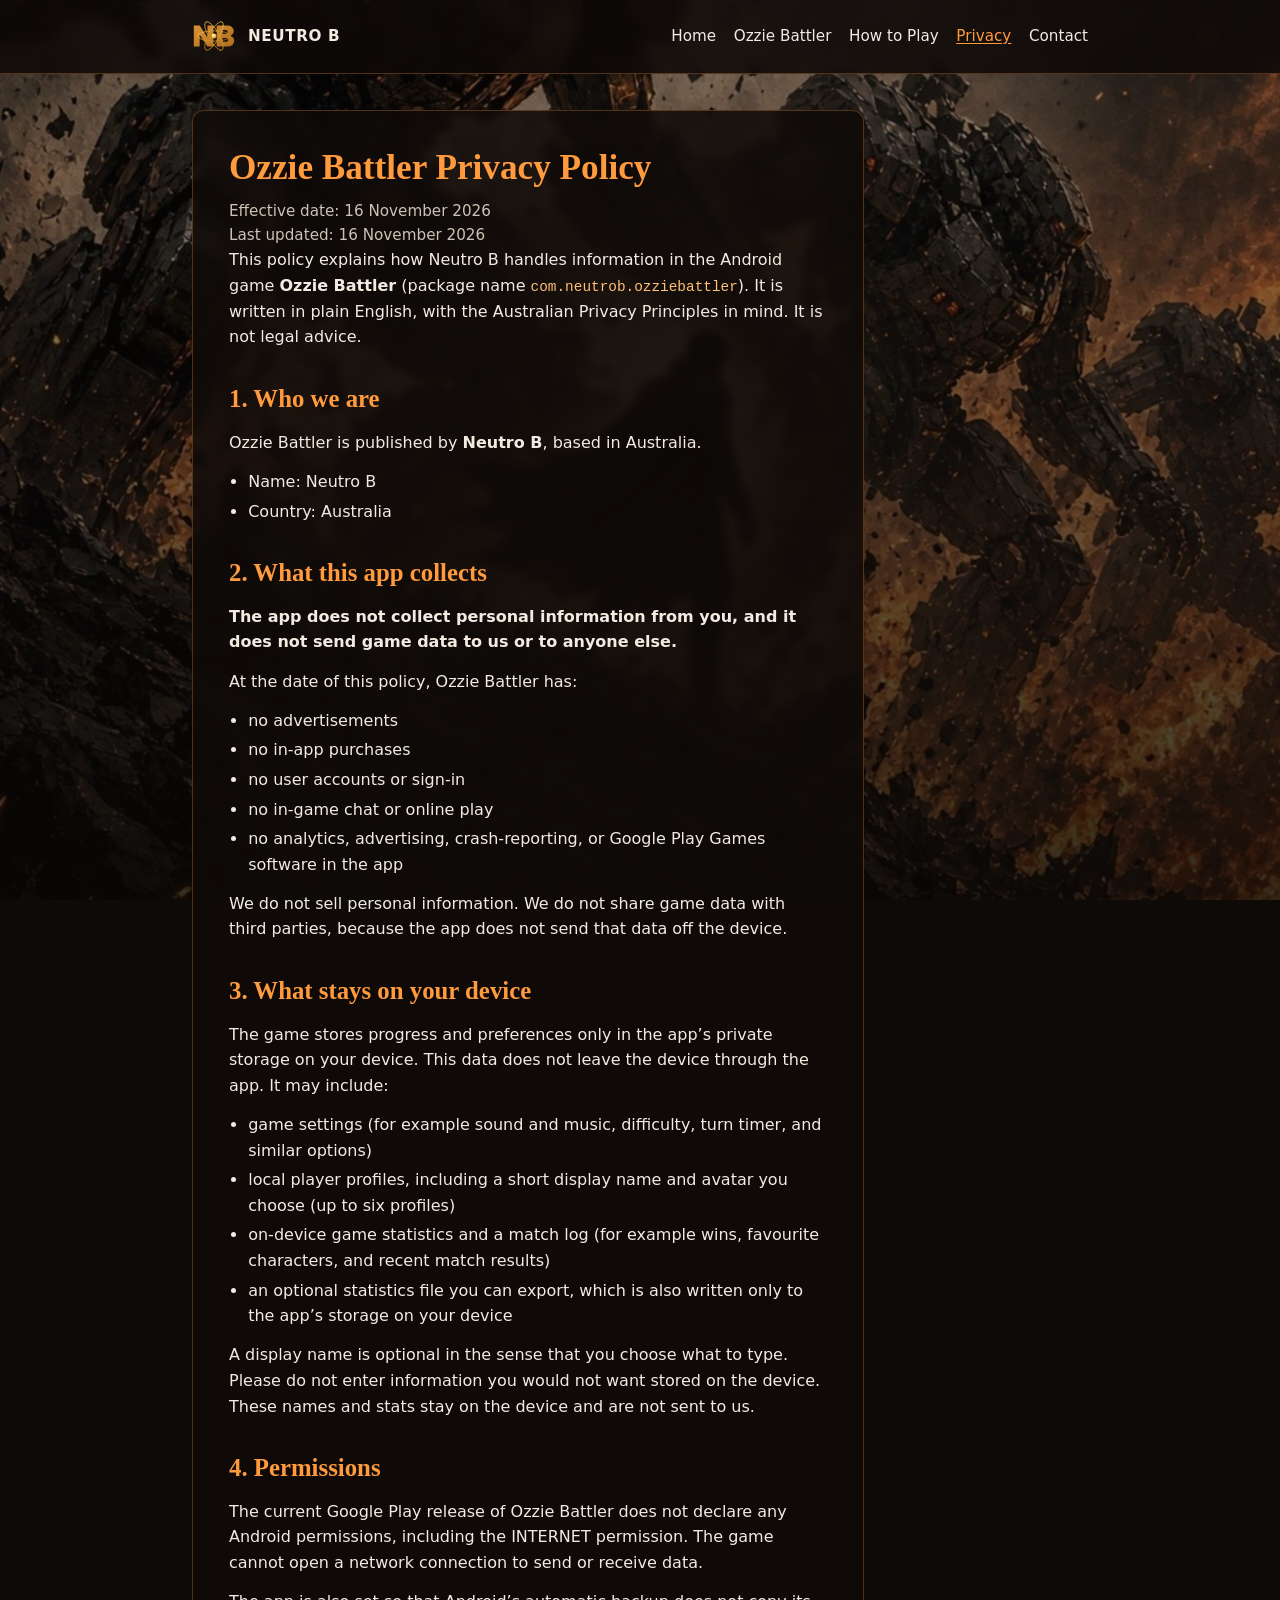
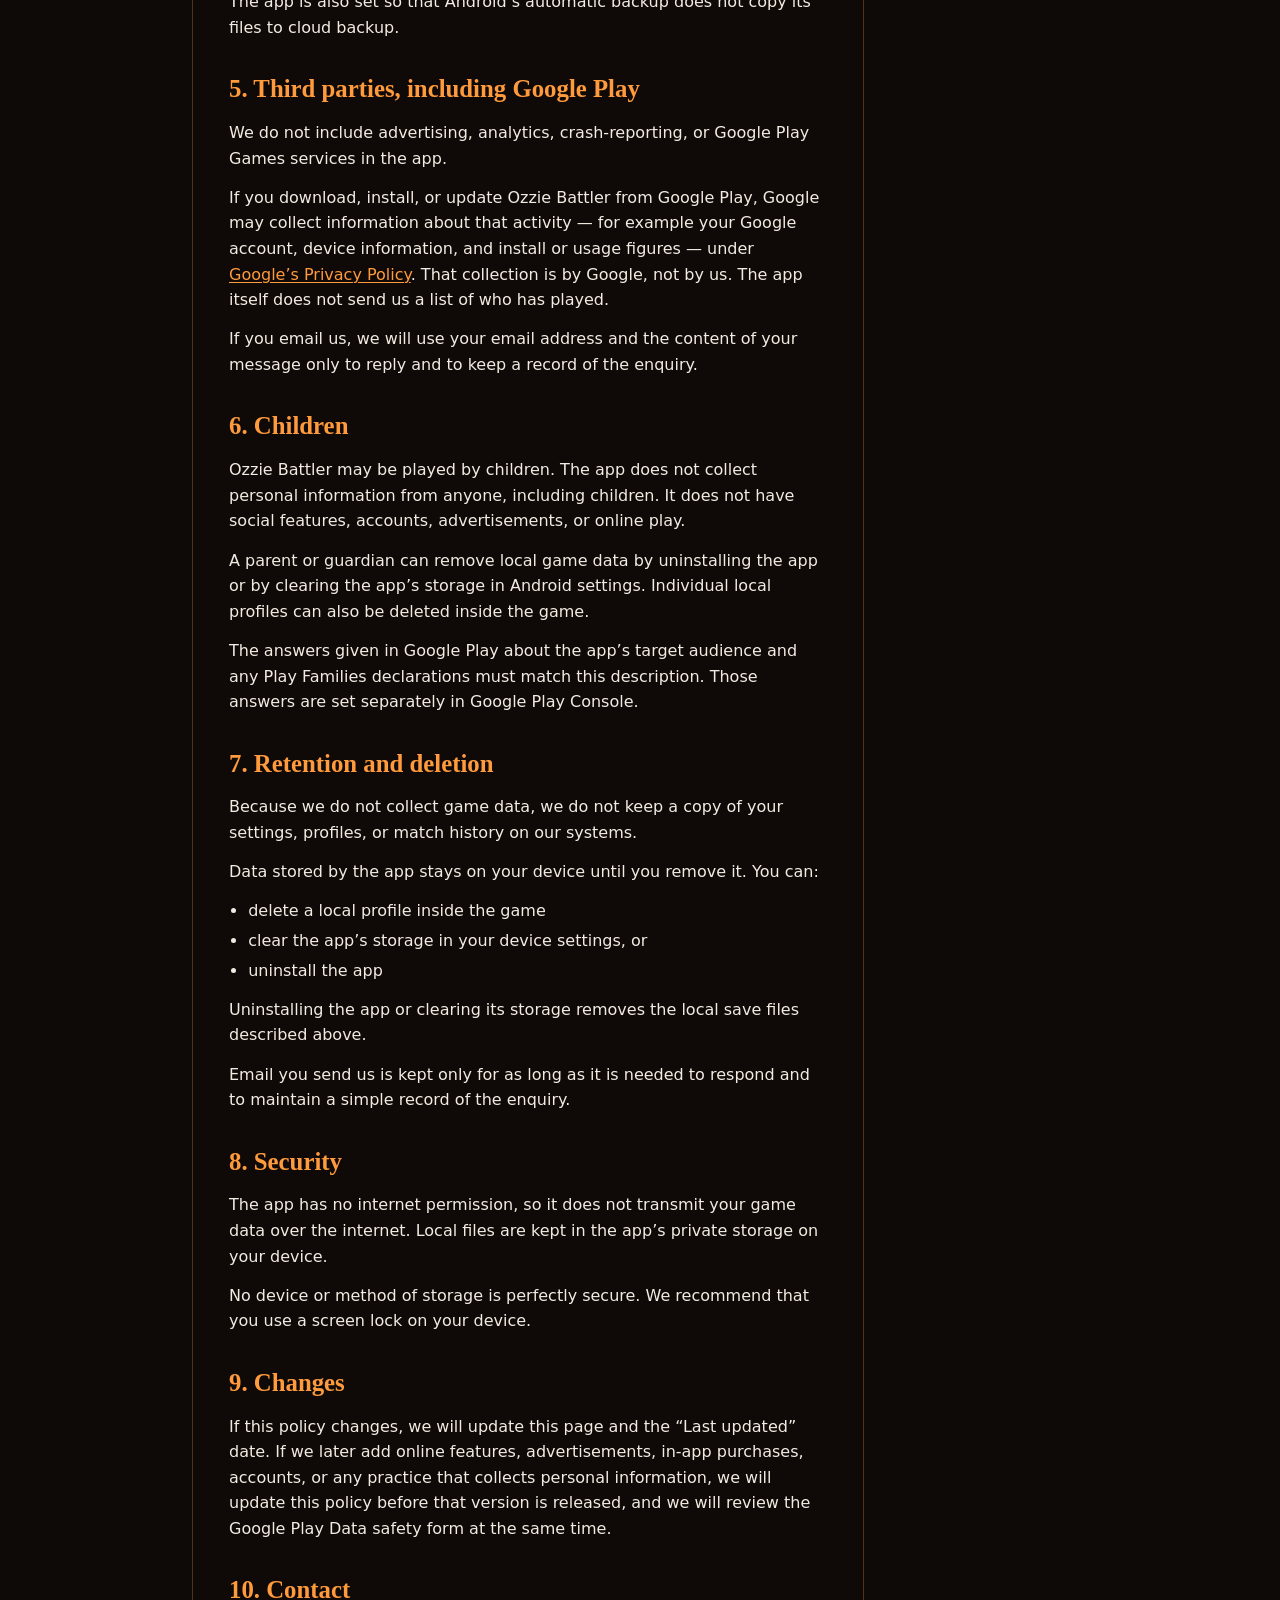
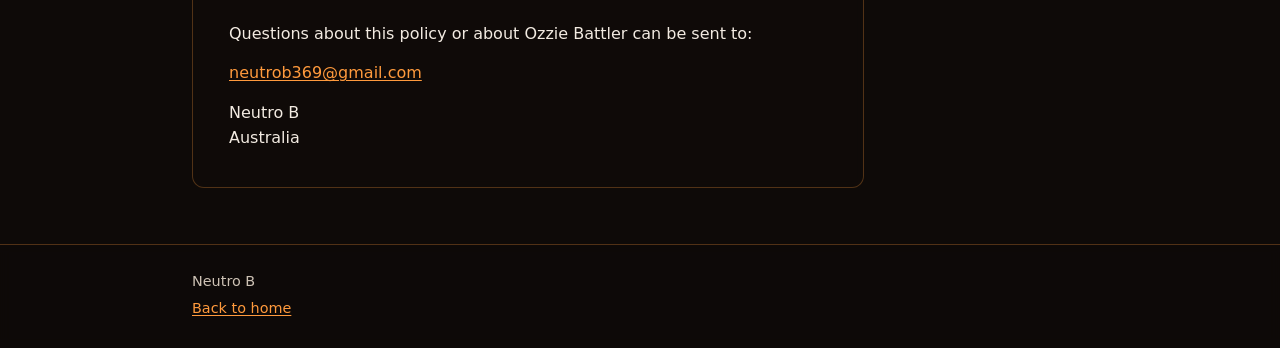
<file: privacy.html>
<!DOCTYPE html>
<html lang="en-AU">
<head>
  <meta charset="utf-8">
  <meta name="viewport" content="width=device-width, initial-scale=1">
  <title>Ozzie Battler Privacy Policy — Neutro B</title>
  <meta name="description" content="Privacy policy for the Android game Ozzie Battler, published by Neutro B.">
  <link rel="icon" type="image/svg+xml" href="images/logo.svg">
  <link rel="icon" type="image/png" sizes="192x192" href="images/logo-192.png">
  <link rel="apple-touch-icon" href="images/logo-192.png">
  <link rel="stylesheet" href="style.css">
</head>
<body>
  <header class="site-header">
    <div class="site-header__inner">
      <a class="brand" href="index.html">
        <img src="images/logo.svg" alt="Neutro B logo" class="logo" width="44" height="44">
        <span class="brand__name">Neutro B</span>
      </a>
      <nav class="nav" aria-label="Primary">
        <a href="index.html">Home</a>
        <a href="index.html#ozzie-battler">Ozzie Battler</a>
        <a href="guide.html">How to Play</a>
        <a href="privacy.html" aria-current="page">Privacy</a>
        <a href="index.html#contact">Contact</a>
      </nav>
    </div>
  </header>

  <main>
    <div class="wrap">
      <article class="policy prose">
        <header>
          <h1>Ozzie Battler Privacy Policy</h1>
          <p class="meta">Effective date: 16 November 2026<br>Last updated: 16 November 2026</p>
        </header>

        <p>This policy explains how Neutro B handles information in the Android game <strong>Ozzie Battler</strong> (package name <code>com.neutrob.ozziebattler</code>). It is written in plain English, with the Australian Privacy Principles in mind. It is not legal advice.</p>

        <h2>1. Who we are</h2>
        <p>Ozzie Battler is published by <strong>Neutro B</strong>, based in Australia.</p>
        <ul>
          <li>Name: Neutro B</li>
          <li>Country: Australia</li>
        </ul>

        <h2>2. What this app collects</h2>
        <p><strong>The app does not collect personal information from you, and it does not send game data to us or to anyone else.</strong></p>
        <p>At the date of this policy, Ozzie Battler has:</p>
        <ul>
          <li>no advertisements</li>
          <li>no in-app purchases</li>
          <li>no user accounts or sign-in</li>
          <li>no in-game chat or online play</li>
          <li>no analytics, advertising, crash-reporting, or Google Play Games software in the app</li>
        </ul>
        <p>We do not sell personal information. We do not share game data with third parties, because the app does not send that data off the device.</p>

        <h2>3. What stays on your device</h2>
        <p>The game stores progress and preferences only in the app’s private storage on your device. This data does not leave the device through the app. It may include:</p>
        <ul>
          <li>game settings (for example sound and music, difficulty, turn timer, and similar options)</li>
          <li>local player profiles, including a short display name and avatar you choose (up to six profiles)</li>
          <li>on-device game statistics and a match log (for example wins, favourite characters, and recent match results)</li>
          <li>an optional statistics file you can export, which is also written only to the app’s storage on your device</li>
        </ul>
        <p>A display name is optional in the sense that you choose what to type. Please do not enter information you would not want stored on the device. These names and stats stay on the device and are not sent to us.</p>

        <h2>4. Permissions</h2>
        <p>The current Google Play release of Ozzie Battler does not declare any Android permissions, including the INTERNET permission. The game cannot open a network connection to send or receive data.</p>
        <p>The app is also set so that Android’s automatic backup does not copy its files to cloud backup.</p>

        <h2>5. Third parties, including Google Play</h2>
        <p>We do not include advertising, analytics, crash-reporting, or Google Play Games services in the app.</p>
        <p>If you download, install, or update Ozzie Battler from Google Play, Google may collect information about that activity — for example your Google account, device information, and install or usage figures — under <a href="https://policies.google.com/privacy">Google’s Privacy Policy</a>. That collection is by Google, not by us. The app itself does not send us a list of who has played.</p>
        <p>If you email us, we will use your email address and the content of your message only to reply and to keep a record of the enquiry.</p>

        <h2>6. Children</h2>
        <p>Ozzie Battler may be played by children. The app does not collect personal information from anyone, including children. It does not have social features, accounts, advertisements, or online play.</p>
        <p>A parent or guardian can remove local game data by uninstalling the app or by clearing the app’s storage in Android settings. Individual local profiles can also be deleted inside the game.</p>
        <p>The answers given in Google Play about the app’s target audience and any Play Families declarations must match this description. Those answers are set separately in Google Play Console.</p>

        <h2>7. Retention and deletion</h2>
        <p>Because we do not collect game data, we do not keep a copy of your settings, profiles, or match history on our systems.</p>
        <p>Data stored by the app stays on your device until you remove it. You can:</p>
        <ul>
          <li>delete a local profile inside the game</li>
          <li>clear the app’s storage in your device settings, or</li>
          <li>uninstall the app</li>
        </ul>
        <p>Uninstalling the app or clearing its storage removes the local save files described above.</p>
        <p>Email you send us is kept only for as long as it is needed to respond and to maintain a simple record of the enquiry.</p>

        <h2>8. Security</h2>
        <p>The app has no internet permission, so it does not transmit your game data over the internet. Local files are kept in the app’s private storage on your device.</p>
        <p>No device or method of storage is perfectly secure. We recommend that you use a screen lock on your device.</p>

        <h2>9. Changes</h2>
        <p>If this policy changes, we will update this page and the “Last updated” date. If we later add online features, advertisements, in-app purchases, accounts, or any practice that collects personal information, we will update this policy before that version is released, and we will review the Google Play Data safety form at the same time.</p>

        <h2>10. Contact</h2>
        <p>Questions about this policy or about Ozzie Battler can be sent to:</p>
        <p><a href="mailto:neutrob369@gmail.com">neutrob369@gmail.com</a></p>
        <address>
          Neutro B<br>
          Australia
        </address>
      </article>
    </div>
  </main>

  <footer class="site-footer">
    <div class="site-footer__inner">
      <p>Neutro B</p>
      <p><a href="index.html">Back to home</a></p>
    </div>
  </footer>
</body>
</html>
</file>
<file: style.css>
/* Neutro B site framework
   Plain CSS, no build step. Swap the variables and placeholders
   below when you are ready to make it look good.
*/

/* ============================================================
   COLOURS — change these to restyle the whole site later
   ============================================================ */
:root {
  --color-bg: #0e0a08;
  --color-surface: rgba(14, 10, 8, 0.88);
  --color-panel: rgba(16, 11, 9, 0.86);
  --color-text: #f3ebe2;
  --color-muted: #cdc2b5;
  --color-accent: #ff9a3d;          /* ember orange: headings, links, brand marks */
  --color-accent-hover: #ffc078;
  --color-line: rgba(255, 154, 61, 0.28);
  --color-placeholder-bg: rgba(255, 255, 255, 0.05);
  --color-placeholder-line: rgba(255, 154, 61, 0.5);
  --color-placeholder-text: #cdc2b5;

  /* Layout */
  --max-width: 56rem;
  --space: 1.25rem;
  --radius: 0.75rem;

  /* Type — system fonts only, so the site works offline */
  --font-sans: "Segoe UI", system-ui, -apple-system, "Helvetica Neue", Arial, sans-serif;
  --font-serif: Georgia, "Palatino Linotype", Palatino, "Times New Roman", serif;
}

/* ============================================================
   BASE
   ============================================================ */
*,
*::before,
*::after { box-sizing: border-box; }

html { scroll-behavior: smooth; }

body {
  margin: 0;
  font-family: var(--font-sans);
  background: var(--color-bg);
  position: relative;
  color: var(--color-text);
  line-height: 1.6;
  min-height: 100vh;
  display: flex;
  flex-direction: column;
}

img { max-width: 100%; height: auto; display: block; }

a {
  color: var(--color-accent);
  text-underline-offset: 0.15em;
}

a:hover { color: var(--color-accent-hover); }

a:focus-visible,
button:focus-visible {
  outline: 2px solid var(--color-accent);
  outline-offset: 3px;
}

/* ============================================================
   SITE CHROME
   ============================================================ */
.site-header {
  border-bottom: 1px solid var(--color-line);
  background: var(--color-surface);
}

.site-header__inner,
.site-footer__inner,
.wrap {
  width: min(var(--max-width), calc(100% - 2 * var(--space)));
  margin-inline: auto;
}

.site-header__inner {
  display: flex;
  align-items: center;
  justify-content: space-between;
  gap: 1rem;
  padding: 0.9rem 0;
}

.brand {
  display: flex;
  align-items: center;
  gap: 0.75rem;
  text-decoration: none;
  color: inherit;
}

.brand__name {
  font-weight: 700;
  letter-spacing: 0.04em;
  text-transform: uppercase;
  font-size: 0.95rem;
}

/* ============================================================
   LOGO — images/logo.svg, shown at 44px in the header
   ============================================================ */
.logo {
  width: 2.75rem;
  height: 2.75rem;
  flex: 0 0 auto;
  object-fit: contain;
}

.nav {
  display: flex;
  flex-wrap: wrap;
  gap: 0.35rem 1.1rem;
  font-size: 0.95rem;
}

.nav a { text-decoration: none; color: var(--color-text); }
.nav a:hover,
.nav a[aria-current="page"] {
  color: var(--color-accent);
  text-decoration: underline;
}

main {
  flex: 1;
  padding: 2.25rem 0 3.5rem;
}

.site-footer {
  border-top: 1px solid var(--color-line);
  background: var(--color-surface);
  color: var(--color-muted);
  font-size: 0.9rem;
  padding: 1.4rem 0 1.6rem;
}

.site-footer p { margin: 0.2rem 0; }

/* ============================================================
   PAGE SECTIONS
   ============================================================ */
.hero {
  padding-bottom: 1.75rem;
  margin-bottom: 2rem;
  border-bottom: 1px solid var(--color-line);
}

.hero h1 {
  font-family: var(--font-serif);
  font-size: clamp(2.1rem, 5vw, 3.1rem);
  line-height: 1.15;
  margin: 0 0 0.5rem;
  color: var(--color-accent);
  font-weight: 700;
}

.lede {
  font-size: 1.2rem;
  color: var(--color-muted);
  margin: 0;
}

.place {
  margin: 0.6rem 0 0;
  color: var(--color-muted);
  font-size: 0.95rem;
}

section { margin: 0 0 2.4rem; }

h2 {
  font-family: var(--font-serif);
  font-size: 1.55rem;
  margin: 0 0 0.7rem;
  color: var(--color-accent);
}

h3 {
  font-size: 1.1rem;
  margin: 1.5rem 0 0.5rem;
  color: var(--color-accent);
}

.prose p { margin: 0 0 0.85rem; }
.prose p:last-child { margin-bottom: 0; }

.prose ul {
  margin: 0.4rem 0 0.85rem;
  padding-left: 1.2rem;
}

.prose li { margin: 0.25rem 0; }

.meta {
  color: var(--color-muted);
  font-size: 0.95rem;
  margin: 0 0 1.25rem;
}

/* ============================================================
   SCREENSHOTS — drop images into images/ and replace each
   .screenshot-placeholder with, for example:
   <img src="images/ozzie-1.png" alt="Ozzie Battler screenshot">
   Suggested size: 16:9 or phone frames, around 800px wide.
   ============================================================ */
.screenshot-row {
  display: grid;
  grid-template-columns: repeat(2, 1fr);
  gap: 0.85rem;
  margin: 1.1rem 0 1.25rem;
}

.screenshot-placeholder {
  aspect-ratio: 16 / 10;
  display: grid;
  place-items: center;
  text-align: center;
  padding: 0.75rem;
  border: 1px dashed var(--color-placeholder-line);
  background: var(--color-placeholder-bg);
  color: var(--color-placeholder-text);
  border-radius: var(--radius);
  font-size: 0.85rem;
  line-height: 1.35;
}

.contact-email {
  font-size: 1.15rem;
  font-weight: 600;
}

address { font-style: normal; }

/* Privacy policy body text stays readable at a slightly narrower measure */
.policy {
  max-width: 42rem;
}

.policy h1 {
  font-family: var(--font-serif);
  font-size: clamp(1.7rem, 4vw, 2.2rem);
  line-height: 1.2;
  margin: 0 0 0.6rem;
  color: var(--color-accent);
}

code {
  font-family: ui-monospace, "Cascadia Code", "SF Mono", Consolas, monospace;
  font-size: 0.9em;
}

@media (max-width: 700px) {
  .screenshot-row { grid-template-columns: 1fr; }
  .site-header__inner { flex-wrap: wrap; }
}

/* ============================================================
   BANNER BACKGROUND — Neutro B YouTube banner, full page, fixed
   A dark gradient sits over the image so text stays readable.
   ============================================================ */
body::before {
  content: "";
  position: fixed;
  inset: 0;
  z-index: -1;
  background:
    linear-gradient(180deg, rgba(10, 7, 5, 0.35) 0%, rgba(10, 7, 5, 0.6) 55%, rgba(10, 7, 5, 0.82) 100%),
    url("images/banner.jpg") center / cover no-repeat;
  background-color: var(--color-bg);
}

.site-header,
.site-footer {
  background: var(--color-surface);
  -webkit-backdrop-filter: blur(6px);
  backdrop-filter: blur(6px);
}

.site-header { border-bottom-color: var(--color-line); }
.site-footer { border-top-color: var(--color-line); color: var(--color-muted); }

.brand__name { color: var(--color-text); }

/* Hero sits straight on the banner, with a text shadow for legibility */
.hero {
  padding: clamp(3rem, 12vh, 7rem) 0 clamp(2rem, 6vh, 3.5rem);
  border-bottom: 1px solid var(--color-line);
  text-shadow: 0 2px 18px rgba(0, 0, 0, 0.85), 0 1px 3px rgba(0, 0, 0, 0.9);
}

.hero h1 { color: var(--color-accent); }
.lede { color: var(--color-text); }

/* Content blocks get a solid dark panel */
main .prose {
  background: var(--color-panel);
  border: 1px solid var(--color-line);
  border-radius: var(--radius);
  padding: 1.4rem 1.5rem;
  -webkit-backdrop-filter: blur(4px);
  backdrop-filter: blur(4px);
}

main .policy.prose { padding: clamp(1.25rem, 4vw, 2.25rem); }
.policy h2 { margin-top: 1.8rem; }

.nav a { color: var(--color-text); }
.nav a:hover,
.nav a[aria-current="page"] { color: var(--color-accent); }

a { text-decoration-thickness: 1px; }
code { color: var(--color-accent-hover); }

@media (max-width: 700px) {
  main .prose { padding: 1.1rem 1.1rem; }
  .hero { padding-top: 2.5rem; }
}

@media (prefers-reduced-motion: reduce) {
  html { scroll-behavior: auto; }
}

/* ============================================================
   GAME SCREENSHOTS — one large, two below on desktop
   ============================================================ */
.shot { margin: 0; }
.shot--large { grid-column: 1 / -1; }

.shot a {
  display: block;
  border: 1px solid var(--color-line);
  border-radius: var(--radius);
  overflow: hidden;
  background: #000;
  box-shadow: 0 6px 22px rgba(0, 0, 0, 0.55);
  transition: border-color 0.15s ease, box-shadow 0.15s ease;
}

.shot a:hover,
.shot a:focus-visible {
  border-color: var(--color-accent);
  box-shadow: 0 6px 26px rgba(255, 154, 61, 0.25);
}

.shot img { width: 100%; height: auto; }

.shot figcaption {
  margin-top: 0.45rem;
  font-size: 0.9rem;
  color: var(--color-muted);
  text-align: center;
}

@media (max-width: 700px) {
  .screenshot-row { grid-template-columns: 1fr; }
}

/* ============================================================
   HOW TO PLAY GUIDE (guide.html)
   ============================================================ */
.visually-hidden {
  position: absolute; width: 1px; height: 1px; margin: -1px; padding: 0;
  overflow: hidden; clip: rect(0 0 0 0); white-space: nowrap; border: 0;
}
.muted { color: var(--color-muted); }

.jump {
  display: flex; flex-wrap: wrap; gap: 0.5rem; margin-top: 1.25rem;
  text-shadow: none;
}
.jump a {
  font-size: 0.9rem; text-decoration: none; color: var(--color-text);
  background: rgba(14, 10, 8, 0.75); border: 1px solid var(--color-line);
  border-radius: 999px; padding: 0.3rem 0.8rem;
}
.jump a:hover, .jump a:focus-visible { color: var(--color-accent); border-color: var(--color-accent); }

/* generic card inside a panel */
.step-card, .step-note {
  background: rgba(255, 255, 255, 0.045);
  border: 1px solid var(--color-line);
  border-radius: var(--radius);
  padding: 1rem 1.15rem;
}
.step-card h3, .step-note h3 { margin: 0; font-size: 1.15rem; }
.step-card p, .step-note p { margin: 0.6rem 0 0; }
.step-card__head { display: flex; align-items: center; gap: 0.75rem; }
.step-note { display: flex; gap: 0.85rem; align-items: flex-start; margin: 1rem 0; }
.step-note--setup { border-style: dashed; }
.icon { width: 2.5rem; height: 2.5rem; flex: 0 0 auto; object-fit: contain; display: block; }
.icon--sm { width: 1.75rem; height: 1.75rem; }
.icon--none { display: inline-block; }

/* numbered timeline */
.timeline { list-style: none; margin: 1.25rem 0 0; padding: 0; counter-reset: none; position: relative; }
.timeline::before {
  content: ""; position: absolute; left: 1.2rem; top: 0.5rem; bottom: 0.5rem;
  width: 2px; background: linear-gradient(var(--color-accent), rgba(255, 154, 61, 0.15));
}
.timeline__step { position: relative; padding-left: 3.4rem; margin: 0 0 1.1rem; }
.timeline__aside { position: relative; padding-left: 3.4rem; margin: 0 0 1.1rem; }
.timeline__aside .step-note { margin: 0; }
.timeline__num {
  position: absolute; left: 0; top: 0.55rem; width: 2.4rem; height: 2.4rem;
  border-radius: 50%; display: grid; place-items: center;
  background: #1b110b; color: var(--color-accent); border: 2px solid var(--color-accent);
  font-weight: 700; font-size: 1.1rem; box-shadow: 0 0 14px rgba(255, 154, 61, 0.35);
}

.ordered { margin: 0.7rem 0 0; padding-left: 1.4rem; }
.ordered li { margin: 0.45rem 0; padding-left: 0.2rem; }
.ordered li::marker { color: var(--color-accent); font-weight: 700; }

/* collapsible blocks */
details.rule, details.inner {
  border: 1px solid var(--color-line); border-radius: var(--radius);
  background: rgba(255, 255, 255, 0.035); margin: 0.7rem 0;
}
details.inner { margin-top: 0.9rem; }
details > summary {
  cursor: pointer; padding: 0.75rem 1rem; font-weight: 600; list-style: none;
  display: flex; align-items: center; gap: 0.6rem; color: var(--color-text);
}
details > summary::-webkit-details-marker { display: none; }
details > summary::before {
  content: "\25B8"; color: var(--color-accent); transition: transform 0.15s ease; flex: 0 0 auto;
}
details[open] > summary::before { transform: rotate(90deg); }
details.rule > summary { font-family: var(--font-serif); font-size: 1.2rem; color: var(--color-accent); }
details > summary:hover { background: rgba(255, 154, 61, 0.08); }
details > summary:focus-visible { outline: 2px solid var(--color-accent); outline-offset: -2px; border-radius: var(--radius); }
.rule__body { padding: 0.2rem 1.1rem 1rem; }
.rule__body > p:first-child { margin-top: 0.2rem; }
details.inner > .ordered { padding-right: 0.75rem; margin-bottom: 0.9rem; }

/* worked example */
.example { list-style: none; margin: 1rem 0; padding: 0; display: grid; gap: 0.8rem; }
.chips { display: flex; flex-wrap: wrap; gap: 0.5rem; }
.step-card .chips { margin-top: 0.8rem; }
.chip {
  display: inline-flex; align-items: center; gap: 0.4rem; padding: 0.2rem 0.7rem 0.2rem 0.4rem;
  border: 1px solid var(--color-line); border-radius: 999px; background: rgba(0, 0, 0, 0.35);
  font-size: 0.9rem;
}
.chip__icon { width: 1.4rem; height: 1.4rem; object-fit: contain; }
.chip strong { color: var(--color-accent); }

/* cheat sheet */
.table-wrap { overflow-x: auto; }
table.cheat { width: 100%; border-collapse: separate; border-spacing: 0; margin-top: 0.5rem; }
table.cheat th, table.cheat td { text-align: left; vertical-align: top; padding: 0.7rem 0.8rem; border-bottom: 1px solid var(--color-line); }
table.cheat tr:last-child th, table.cheat tr:last-child td { border-bottom: 0; }
table.cheat th { width: 12rem; font-weight: 700; color: var(--color-accent); }
.cheat__label { display: flex; align-items: center; gap: 0.6rem; }
table.cheat tbody tr:nth-child(odd) { background: rgba(255, 255, 255, 0.035); }

/* battlers */
.battlers { display: grid; grid-template-columns: repeat(2, 1fr); gap: 0.9rem; margin-top: 0.9rem; }
.battler { border: 1px solid var(--color-line); border-radius: var(--radius); padding: 0.85rem 1rem; background: rgba(255, 255, 255, 0.035); }
.battler h4 { margin: 0 0 0.4rem; font-size: 1.05rem; color: var(--color-accent); }
.battler__tag { display: block; font-weight: 400; font-size: 0.85rem; color: var(--color-muted); }
.battler dl, dl.glossary { margin: 0; }
.battler dt { font-size: 0.75rem; text-transform: uppercase; letter-spacing: 0.06em; color: var(--color-muted); margin-top: 0.55rem; }
.battler dd, dl.glossary dd { margin: 0.1rem 0 0; }
dl.glossary dt { font-weight: 700; color: var(--color-accent); margin-top: 0.8rem; }

/* glossary tooltips (only styled when JS is running) */
.js .tip {
  border-bottom: 1px dotted var(--color-accent-hover); cursor: help;
  text-decoration: none;
}
.js .tip:hover, .js .tip:focus-visible { color: var(--color-accent-hover); background: rgba(255, 154, 61, 0.12); outline: none; }
.js .tip:focus-visible { outline: 2px solid var(--color-accent); outline-offset: 2px; border-radius: 2px; }
#tip-pop {
  position: fixed; z-index: 50; left: 0; top: 0;
  width: max-content; max-width: min(22rem, calc(100vw - 1rem));
  background: #1b110b; color: var(--color-text); border: 1px solid var(--color-accent);
  border-radius: 0.5rem; padding: 0.6rem 0.8rem; font-size: 0.9rem; line-height: 1.45;
  box-shadow: 0 8px 28px rgba(0, 0, 0, 0.7); pointer-events: none;
}
#tip-pop[hidden] { display: none; }

@media (max-width: 700px) {
  .timeline::before { left: 0.95rem; }
  .timeline__step, .timeline__aside { padding-left: 2.8rem; }
  .timeline__num { width: 1.95rem; height: 1.95rem; font-size: 0.95rem; top: 0.7rem; }
  .battlers { grid-template-columns: 1fr; }
  table.cheat, table.cheat tbody, table.cheat tr, table.cheat th, table.cheat td { display: block; width: 100%; }
  table.cheat th { padding-bottom: 0.1rem; border-bottom: 0; }
  table.cheat td { padding-top: 0.2rem; }
  .step-card, .step-note { padding: 0.85rem 0.9rem; }
  details.rule > summary { font-size: 1.1rem; }
}

/* soft light backing so the dark icons stay visible on the dark theme */
.icon { background: rgba(255, 244, 228, 0.16); border-radius: 0.5rem; padding: 0.15rem; }
.icon--none { background: none; padding: 0; }
.chip__icon { background: none; padding: 0; }
</file>
